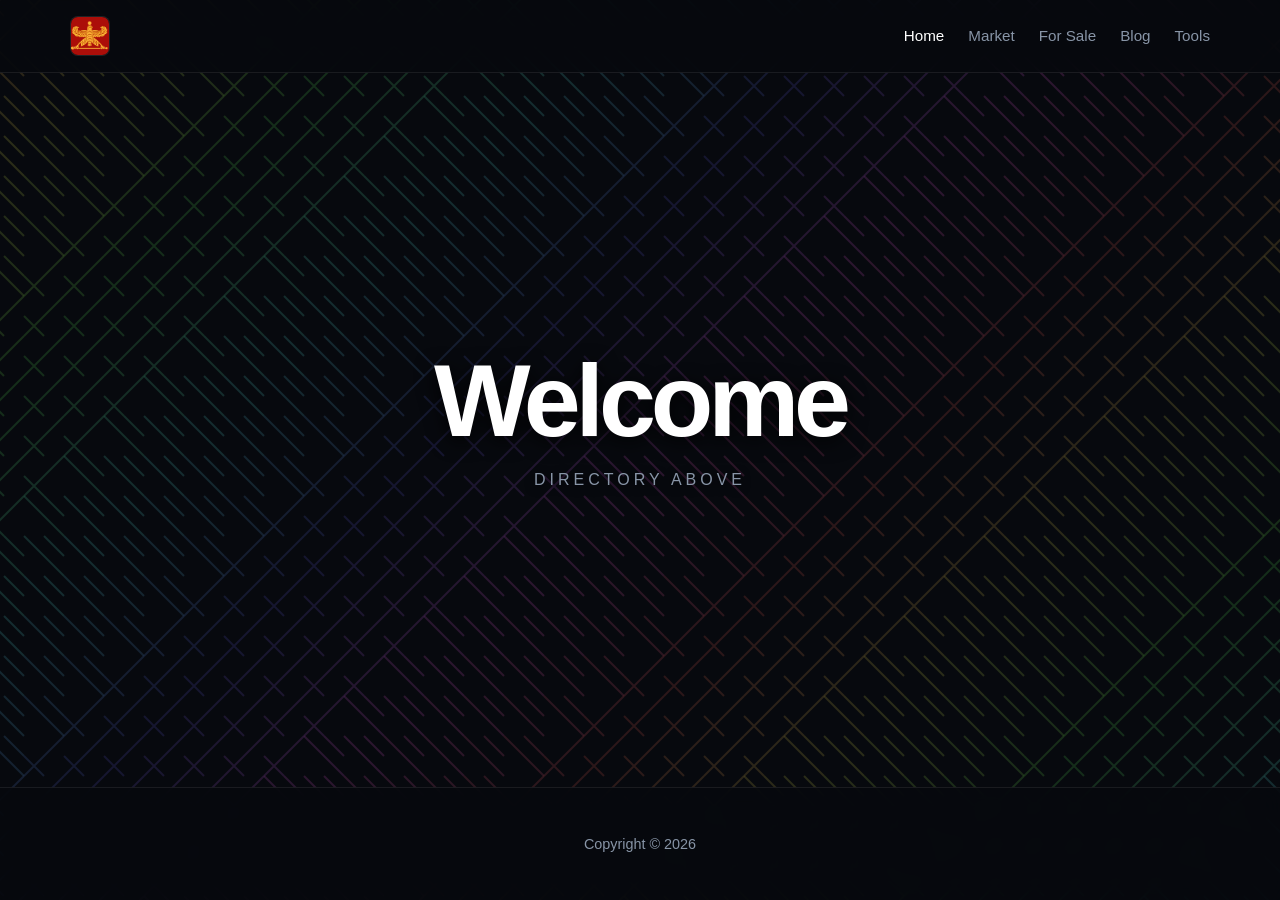
<file: index.html>
<!DOCTYPE html>
<html lang="en">
<head>
  <meta charset="UTF-8" />
  <meta name="viewport" content="width=device-width, initial-scale=1.0" />
  <title>Home</title>
  <link rel="icon" type="image/png" href="logowebsite1.png" />
  <link rel="stylesheet" href="style.css" />
</head>
<body class="home-locked">
  <header class="site-header">
    <div class="container nav">
      <a href="index.html" class="logo-image-link">
        <img src="logowebsite1.png" alt="Logo" class="site-logo-image" />
      </a>

      <nav class="nav-links">
        <a href="index.html" class="active">Home</a>
        <a href="market.html">Market</a>
        <a href="forsale.html">For Sale</a>
        <a href="blog.html">Blog</a>
        <a href="./tools/">Tools</a>
      </nav>
    </div>
  </header>

  <main class="home-main">
    <div class="container hero-center">
      <h1>Welcome</h1>
      <p>directory above</p>
    </div>
  </main>

  <footer class="site-footer home-footer">
    <div class="container">
      <p>Copyright © 2026</p>
    </div>
  </footer>

  <script src="background.js"></script>
</body>
</html>
</file>
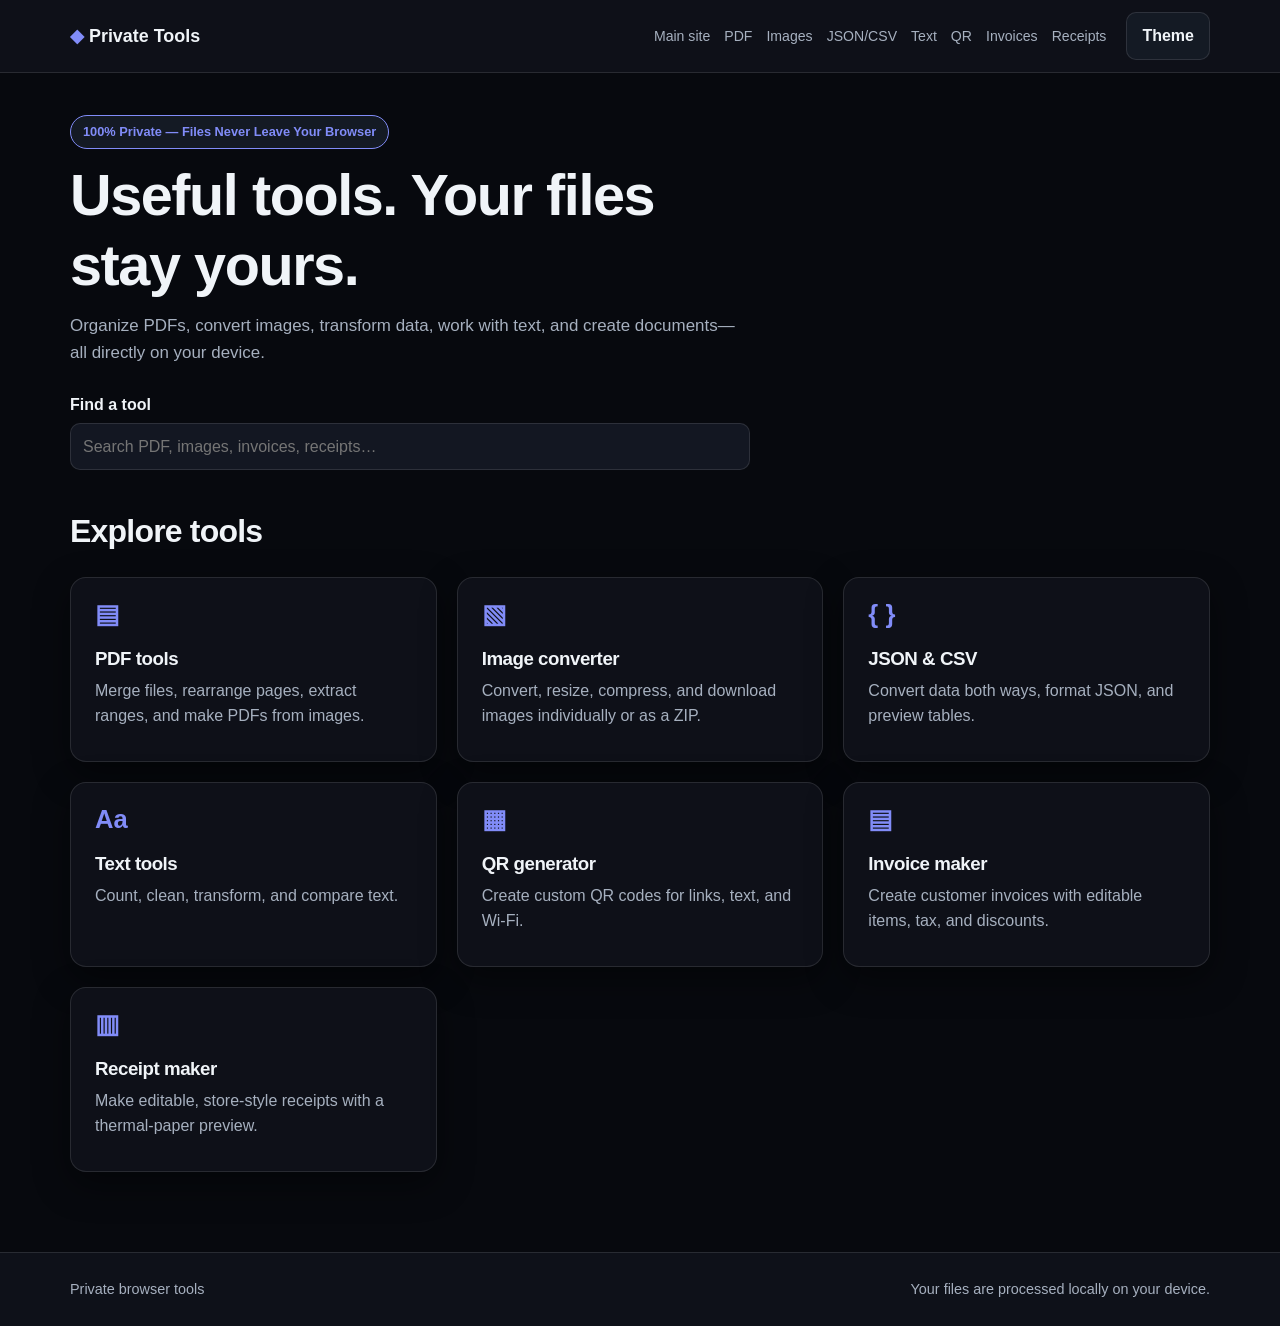
<file: tools/index.html>
<!doctype html>
<html lang="en">
<head>
  <meta charset="utf-8">
  <meta name="viewport" content="width=device-width, initial-scale=1">
  <meta name="color-scheme" content="dark light">

  <title>Private Browser Tools | PDFs, Images, Data, Text & More</title>
  <meta name="description" content="Free browser-based PDF, image, JSON, CSV, text, QR, invoice and receipt tools. Your files stay on your device.">

  <meta property="og:type" content="website">
  <meta property="og:url" content="https://christavakoli.com/tools/">
  <meta property="og:title" content="Private Browser Tools">
  <meta property="og:description" content="Practical utilities that process your files locally in your browser.">

  <link rel="canonical" href="https://christavakoli.com/tools/">
  <link rel="stylesheet" href="../css/tools.css">

  <script type="application/ld+json">
    {
      "@context": "https://schema.org",
      "@type": "WebApplication",
      "name": "Private Browser Tools",
      "url": "https://christavakoli.com/tools/",
      "applicationCategory": "UtilitiesApplication",
      "operatingSystem": "Any modern browser",
      "description": "Browser-based PDF, image, data, text, QR, invoice and receipt utilities."
    }
  </script>

  <style>
    /* Small landing-page refinements; other tools are unaffected. */
    .utility-site .tools-landing .hero {
      max-width: 780px;
      margin-bottom: 42px;
    }

    .utility-site .tools-landing .hero h1 {
      max-width: 700px;
    }

    .utility-site .tools-landing .hero > p {
      max-width: 680px;
      margin-bottom: 26px;
    }

    .utility-site .tools-landing #tool-search {
      max-width: 680px;
    }

    .utility-site .tools-landing .tool-grid {
      align-items: stretch;
    }

    .utility-site .tools-landing .tool-card {
      display: flex;
      flex-direction: column;
      min-height: 185px;
    }

    .utility-site .tools-landing .tool-card h3 {
      margin-bottom: 9px;
    }

    .utility-site .tools-landing .tool-card p {
      line-height: 1.55;
    }

    .utility-site .tools-landing .card-icon {
      line-height: 1;
      margin-bottom: 20px;
    }

    @media (max-width: 620px) {
      .utility-site .tools-landing .tool-card {
        min-height: 0;
      }
    }
  </style>

  <script src="../js/shared.js" defer></script>
</head>

<body class="utility-site" data-home="./">
  <div id="tools-header"></div>

  <main class="wrap main-content tools-landing">
    <section class="hero" aria-labelledby="hero-heading">
      <span class="trust-badge">
        100% Private — Files Never Leave Your Browser
      </span>

      <h1 id="hero-heading">Useful tools. Your files stay yours.</h1>

      <p>
        Organize PDFs, convert images, transform data, work with text,
        and create documents—all directly on your device.
      </p>

      <label for="tool-search">Find a tool</label>
      <input
        id="tool-search"
        type="search"
        autocomplete="off"
        placeholder="Search PDF, images, invoices, receipts…"
      >
    </section>

    <!-- AD_SLOT_TOP: Paste an optional ad snippet inside this empty container. -->
    <div class="ad-slot" aria-label="Advertisement"></div>

    <section aria-labelledby="browse-heading">
      <h2 id="browse-heading">Explore tools</h2>

      <div class="tool-grid" id="tool-grid">
        <a
          class="tool-card panel"
          href="./merge-pdf.html"
          data-search="pdf merge split extract reorder pages images"
        >
          <span class="card-icon" aria-hidden="true">▤</span>
          <h3>PDF tools</h3>
          <p>
            Merge files, rearrange pages, extract ranges, and make PDFs
            from images.
          </p>
        </a>

        <a
          class="tool-card panel"
          href="./image-converter.html"
          data-search="image convert png jpg jpeg webp avif resize compress exif zip"
        >
          <span class="card-icon" aria-hidden="true">▧</span>
          <h3>Image converter</h3>
          <p>
            Convert, resize, compress, and download images individually
            or as a ZIP.
          </p>
        </a>

        <a
          class="tool-card panel"
          href="./json-csv.html"
          data-search="json csv convert validate format preview table"
        >
          <span class="card-icon" aria-hidden="true">{ }</span>
          <h3>JSON &amp; CSV</h3>
          <p>
            Convert data both ways, format JSON, and preview tables.
          </p>
        </a>

        <a
          class="tool-card panel"
          href="./text-tools.html"
          data-search="text words characters reading time whitespace case diff compare"
        >
          <span class="card-icon" aria-hidden="true">Aa</span>
          <h3>Text tools</h3>
          <p>
            Count, clean, transform, and compare text.
          </p>
        </a>

        <a
          class="tool-card panel"
          href="./qr-generator.html"
          data-search="qr code link url wifi wi-fi png svg"
        >
          <span class="card-icon" aria-hidden="true">▦</span>
          <h3>QR generator</h3>
          <p>
            Create custom QR codes for links, text, and Wi-Fi.
          </p>
        </a>

        <a
          class="tool-card panel"
          href="./invoice-maker.html"
          data-search="invoice maker billing customer line items tax discount print pdf"
        >
          <span class="card-icon" aria-hidden="true">▤</span>
          <h3>Invoice maker</h3>
          <p>
            Create customer invoices with editable items, tax, and discounts.
          </p>
        </a>

        <a
          class="tool-card panel"
          href="./receipt-maker.html"
          data-search="receipt maker store thermal paper barcode items tax print pdf"
        >
          <span class="card-icon" aria-hidden="true">▥</span>
          <h3>Receipt maker</h3>
          <p>
            Make editable, store-style receipts with a thermal-paper preview.
          </p>
        </a>
      </div>

      <p id="no-results" class="subtle" hidden>
        No tools match your search.
      </p>
    </section>
  </main>

  <div id="tools-footer"></div>

  <script>
    document.getElementById("tool-search").addEventListener(
      "input",
      function () {
        const query = this.value.trim().toLowerCase();
        let matches = 0;

        document.querySelectorAll(".tool-card").forEach(card => {
          const searchable = (
            card.textContent + " " + card.dataset.search
          ).toLowerCase();

          card.hidden = !searchable.includes(query);

          if (!card.hidden) {
            matches++;
          }
        });

        document.getElementById("no-results").hidden =
          matches !== 0;
      }
    );
  </script>
</body>
</html>
</file>
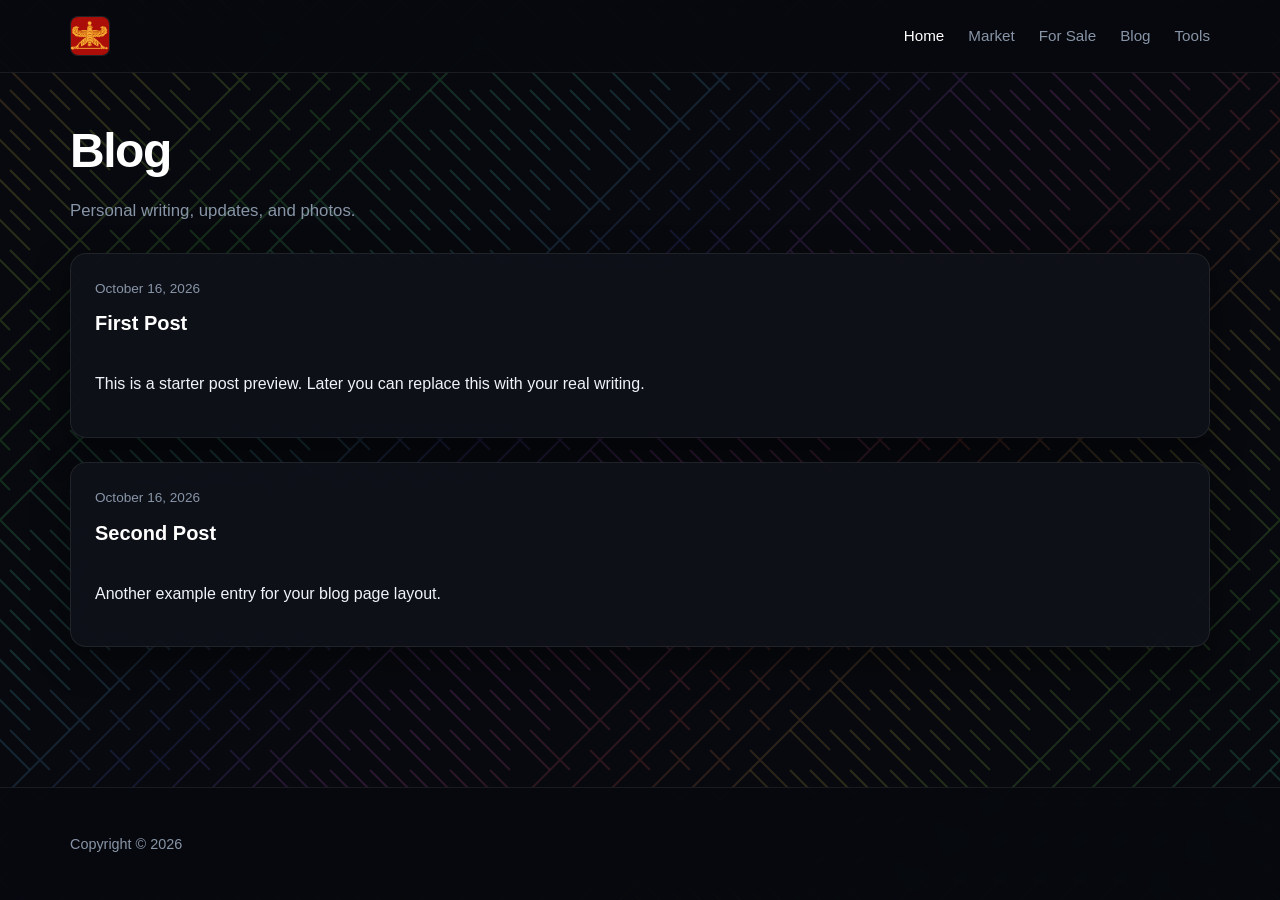
<file: blog.html>
<!DOCTYPE html>
<html lang="en">
<head>
  <meta charset="UTF-8" />
  <meta name="viewport" content="width=device-width, initial-scale=1.0" />
  <title>Blog</title>
  <link rel="icon" type="image/png" href="logowebsite1.png" />
  <link rel="stylesheet" href="style.css" />
</head>
<body>
  <header class="site-header">
    <div class="container nav">
      <a href="index.html" class="logo-image-link">
        <img src="logowebsite1.png" alt="Logo" class="site-logo-image" />
      </a>
      <nav class="nav-links">
        <a href="index.html" class="active">Home</a>
        <a href="market.html">Market</a>
        <a href="forsale.html">For Sale</a>
        <a href="blog.html">Blog</a>
        <a href="./tools/">Tools</a>
      </nav>
    </div>
  </header>

  <main class="section">
    <div class="container">
      <h1 class="section-title">Blog</h1>
      <p class="section-subtitle">
        Personal writing, updates, and photos.
      </p>

      <div class="grid">
        <article class="card blog-preview">
          <div class="meta">October 16, 2026</div>
          <h3>First Post</h3>
          <p>
            This is a starter post preview. Later you can replace this
            with your real writing.
          </p>
        </article>

        <article class="card blog-preview">
          <div class="meta">October 16, 2026</div>
          <h3>Second Post</h3>
          <p>
            Another example entry for your blog page layout.
          </p>
        </article>
      </div>
    </div>
  </main>

  <footer class="site-footer">
    <div class="container">
      <p>Copyright © 2026</p>
    </div>
  </footer>

  <script src="background.js"></script>
</body>
</html>
</file>
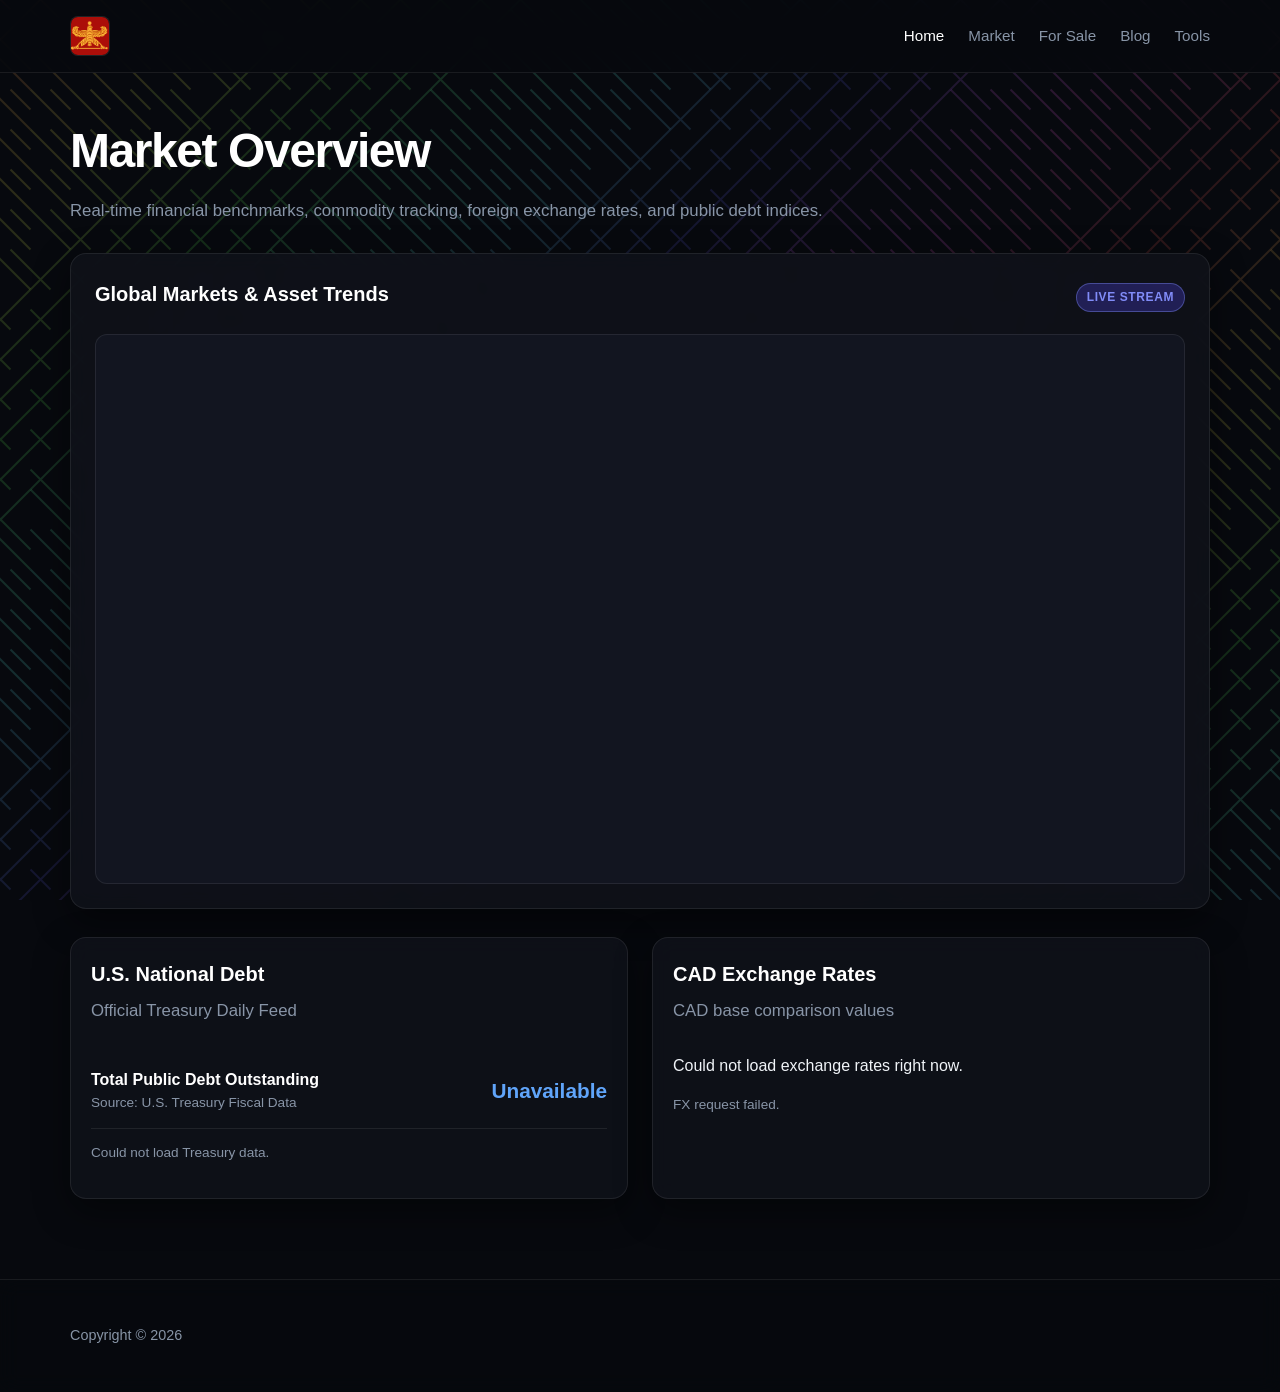
<file: market.html>
<!DOCTYPE html>
<html lang="en">
<head>
  <meta charset="UTF-8" />
  <meta name="viewport" content="width=device-width, initial-scale=1.0" />
  <title>Market</title>
  <link rel="icon" type="image/png" href="logowebsite1.png" />
  <link rel="stylesheet" href="style.css" />
</head>
<body>
  <header class="site-header">
    <div class="container nav">
      <a href="index.html" class="logo-image-link">
        <img src="logowebsite1.png" alt="Logo" class="site-logo-image" />
      </a>
      <nav class="nav-links">
         <a href="index.html" class="active">Home</a>
        <a href="market.html">Market</a>
        <a href="forsale.html">For Sale</a>
        <a href="blog.html">Blog</a>
        <a href="./tools/">Tools</a>
      </nav>
    </div>
  </header>

  <main class="section">
    <div class="container">
      <h1 class="section-title">Market Overview</h1>
      <p class="section-subtitle">
        Real-time financial benchmarks, commodity tracking, foreign exchange rates, and public debt indices.
      </p>

      <div class="market-stack">
        <div class="card widget-card">
          <div class="card-header">
            <h3>Global Markets & Asset Trends</h3>
            <span class="badge">Live Stream</span>
          </div>

          <div class="widget-frame">
            <script type="module" src="https://widgets.tradingview-widget.com/w/en/tv-market-overview.js"></script>
            <tv-market-overview
              color-theme="dark"
              locale="en"
              width="100%"
              height="550"
              date-range="12M"
              show-chart="true"
              is-transparent="true"
              symbol-sectors='[
                {
                  "sectionName":"Indices",
                  "symbols":[
                    "FOREXCOM:SPXUSD",
                    "FOREXCOM:NSXUSD",
                    "FOREXCOM:DJI",
                    "FOREXCOM:UKXGBP"
                  ]
                },
                {
                  "sectionName":"Metals & Energy",
                  "symbols":[
                    "TVC:GOLD",
                    "TVC:SILVER",
                    "TVC:COPPER",
                    "TVC:USOIL"
                  ]
                },
                {
                  "sectionName":"Forex",
                  "symbols":[
                    "FX:USDCAD",
                    "FX:EURUSD",
                    "FX:GBPUSD",
                    "FX:USDJPY",
                    "FX:USDCHF",
                    "FX:AUDUSD"
                  ]
                },
                {
                  "sectionName":"Crypto",
                  "symbols":[
                    "BITSTAMP:BTCUSD",
                    "BITSTAMP:ETHUSD",
                    "CRYPTO:XRPUSD",
                    "BINANCE:SOLUSDT"
                  ]
                }
              ]'>
            </tv-market-overview>
          </div>
        </div>

        <div class="grid grid-2">
          <div class="card card-tight">
            <h3>U.S. National Debt</h3>
            <p class="section-subtitle">Official Treasury Daily Feed</p>

            <div class="market-item">
              <div>
                <div class="asset-name">Total Public Debt Outstanding</div>
                <div class="asset-meta">Source: U.S. Treasury Fiscal Data</div>
              </div>
              <div class="price highlighted-price" id="us-debt-value">Loading...</div>
            </div>

            <p class="meta" id="us-debt-date">Fetching latest available date...</p>
          </div>

          <div class="card card-tight">
            <h3>CAD Exchange Rates</h3>
            <p class="section-subtitle">
              CAD base comparison values
            </p>

            <div id="fx-rates-list">
              <div class="market-item">
                <div>
                  <div class="asset-name">Loading exchange rates...</div>
                </div>
              </div>
            </div>

            <p class="meta" id="fx-date">Fetching latest FX date...</p>
          </div>
        </div>
      </div>
    </div>
  </main>

  <footer class="site-footer">
    <div class="container">
      <p>Copyright © 2026</p>
    </div>
  </footer>

  <script>
    async function loadDebtData() {
      const debtValue = document.getElementById("us-debt-value");
      const debtDate = document.getElementById("us-debt-date");

      try {
        const response = await fetch("https://api.fiscaldata.treasury.gov/services/api/fiscal_service/v2/accounting/od/debt_to_penny?sort=-record_date&page[size]=1");
        const data = await response.json();

        if (data.data && data.data.length > 0) {
          const latest = data.data[0];
          const amount = Number(latest.tot_pub_debt_out_amt);
          const formatted = amount.toLocaleString("en-US", {
            style: "currency",
            currency: "USD",
            maximumFractionDigits: 0
          });

          debtValue.textContent = formatted;
          debtDate.textContent = "Treasury date: " + latest.record_date;
        } else {
          debtValue.textContent = "Unavailable";
          debtDate.textContent = "No debt data returned.";
        }
      } catch (error) {
        debtValue.textContent = "Unavailable";
        debtDate.textContent = "Could not load Treasury data.";
      }
    }

    async function loadCadRates() {
      const fxList = document.getElementById("fx-rates-list");
      const fxDate = document.getElementById("fx-date");
      const targets = ["USD", "CNY", "AUD", "EUR", "GBP", "IRR"];
      const names = {
        USD: "U.S. Dollar",
        CNY: "Chinese Yuan",
        AUD: "Australian Dollar",
        EUR: "Euro",
        GBP: "British Pound",
        IRR: "Iranian Rial"
      };

      try {
        const response = await fetch(
          "https://api.frankfurter.dev/v1/latest?from=CAD&symbols=" + targets.join(",")
        );
        const data = await response.json();

        fxList.innerHTML = "";

        if (!data.rates) {
          fxList.innerHTML = "<p>Exchange rates unavailable right now.</p>";
          fxDate.textContent = "No FX data returned.";
          return;
        }

        targets.forEach(code => {
          const rate = data.rates[code];
          const row = document.createElement("div");
          row.className = "market-item";

          row.innerHTML = `
            <div>
              <div class="asset-name">CAD / ${code}</div>
              <div class="asset-meta">${names[code]}</div>
            </div>
            <div class="price">${rate !== undefined ? Number(rate).toLocaleString() : "Unavailable"}</div>
          `;

          fxList.appendChild(row);
        });

        fxDate.textContent = data.date
          ? "FX Date: " + data.date
          : "FX date unavailable.";
      } catch (error) {
        fxList.innerHTML = "<p>Could not load exchange rates right now.</p>";
        fxDate.textContent = "FX request failed.";
      }
    }

    loadDebtData();
    loadCadRates();
  </script>
  <script src="background.js"></script>
</body>
</html>
</file>
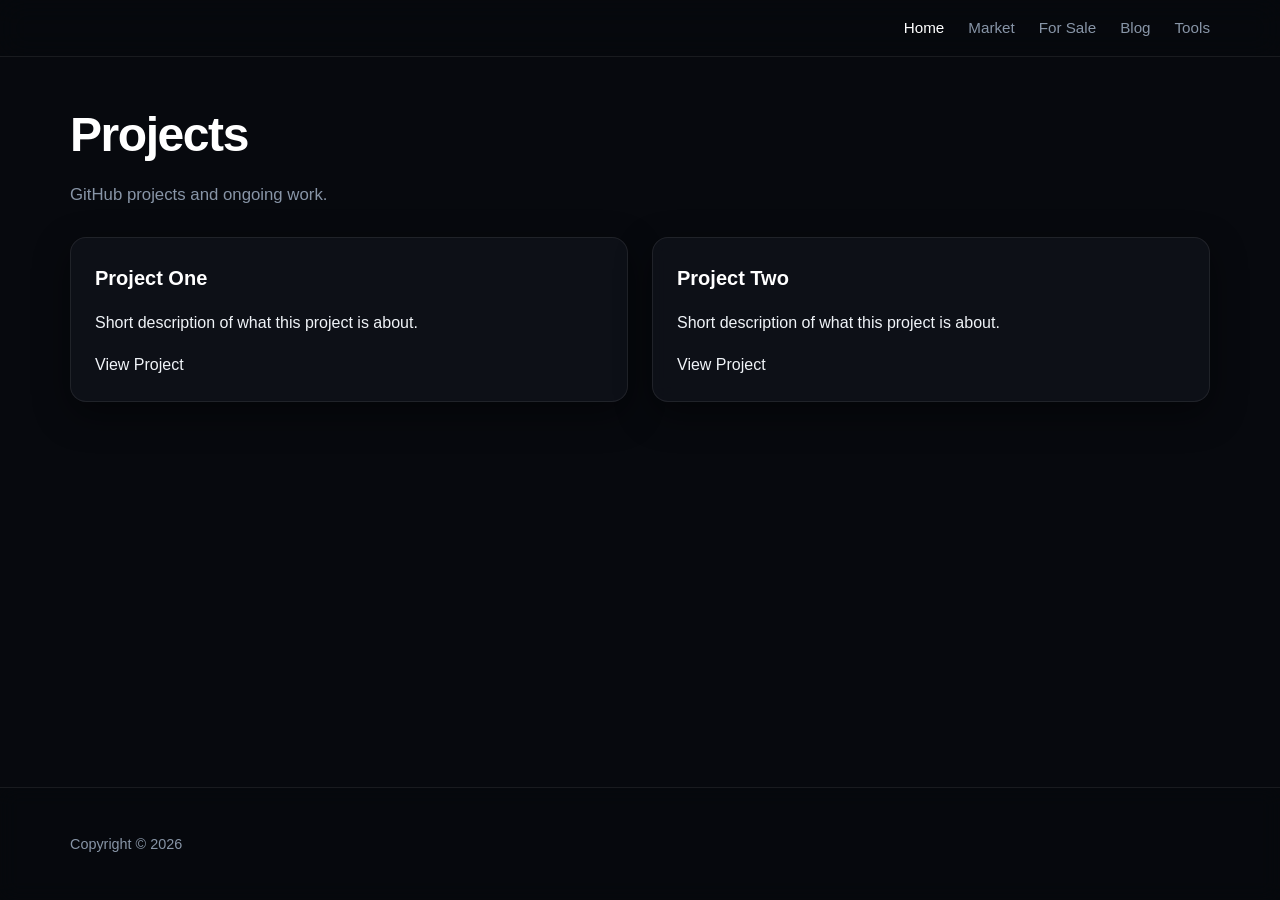
<file: projects.html>
<!DOCTYPE html>
<html lang="en">
<head>
  <meta charset="UTF-8" />
  <meta name="viewport" content="width=device-width, initial-scale=1.0" />
  <title>Projects | </title>
  <link rel="stylesheet" href="style.css" />
</head>
<body>
  <header class="site-header">
    <div class="container nav">
      <a href="index.html" class="logo"></a>
      <nav class="nav-links">
        <a href="index.html" class="active">Home</a>
        <a href="market.html">Market</a>
        <a href="forsale.html">For Sale</a>
        <a href="blog.html">Blog</a>
        <a href="./tools/">Tools</a>
      </nav>
    </div>
  </header>

  <main class="section">
    <div class="container">
      <h1 class="section-title">Projects</h1>
      <p class="section-subtitle">
        GitHub projects and ongoing work.
      </p>

      <div class="grid grid-2">
        <article class="card project-card">
          <h3>Project One</h3>
          <p>Short description of what this project is about.</p>
          <a class="button" href="#">View Project</a>
        </article>

        <article class="card project-card">
          <h3>Project Two</h3>
          <p>Short description of what this project is about.</p>
          <a class="button" href="#">View Project</a>
        </article>
      </div>
    </div>
  </main>

    <footer class="site-footer">
    <div class="container">
    <p>Copyright © 2026</p>
    </div>
    </footer>
</body>
</html>
</file>
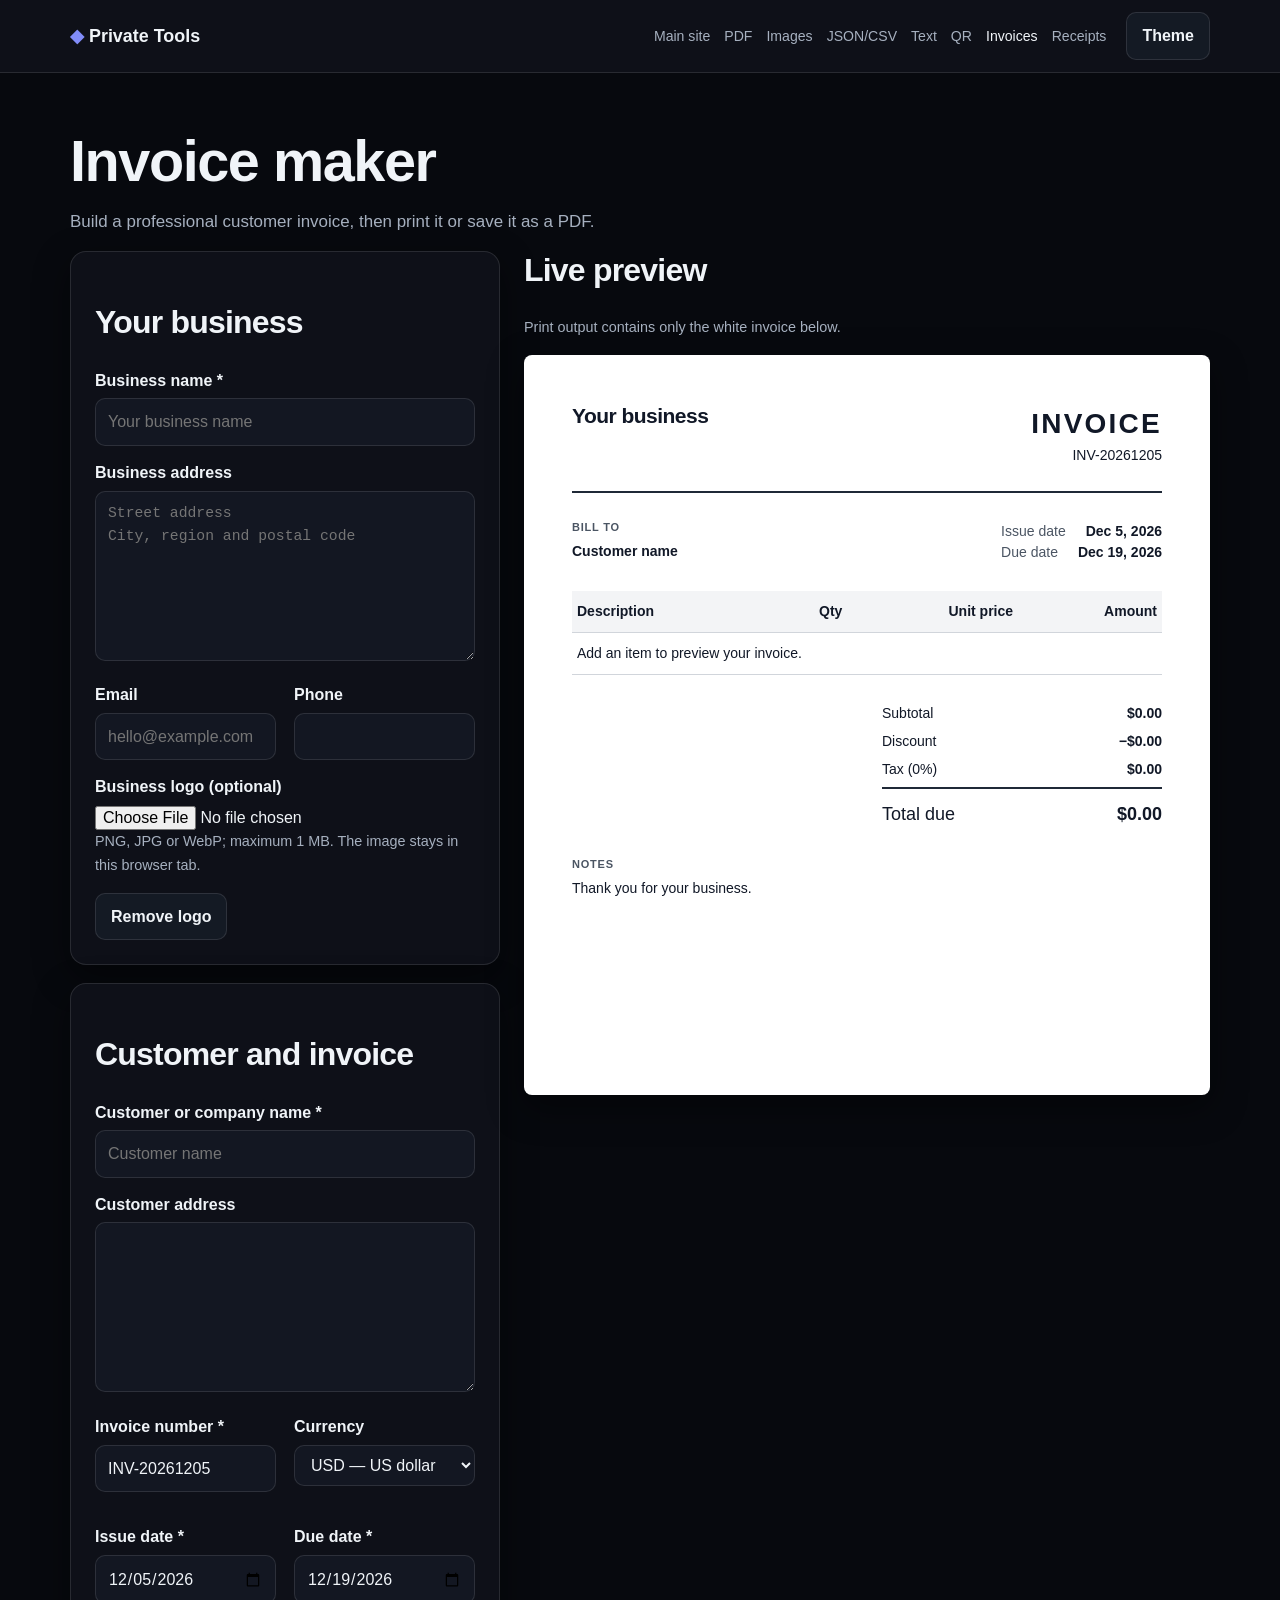
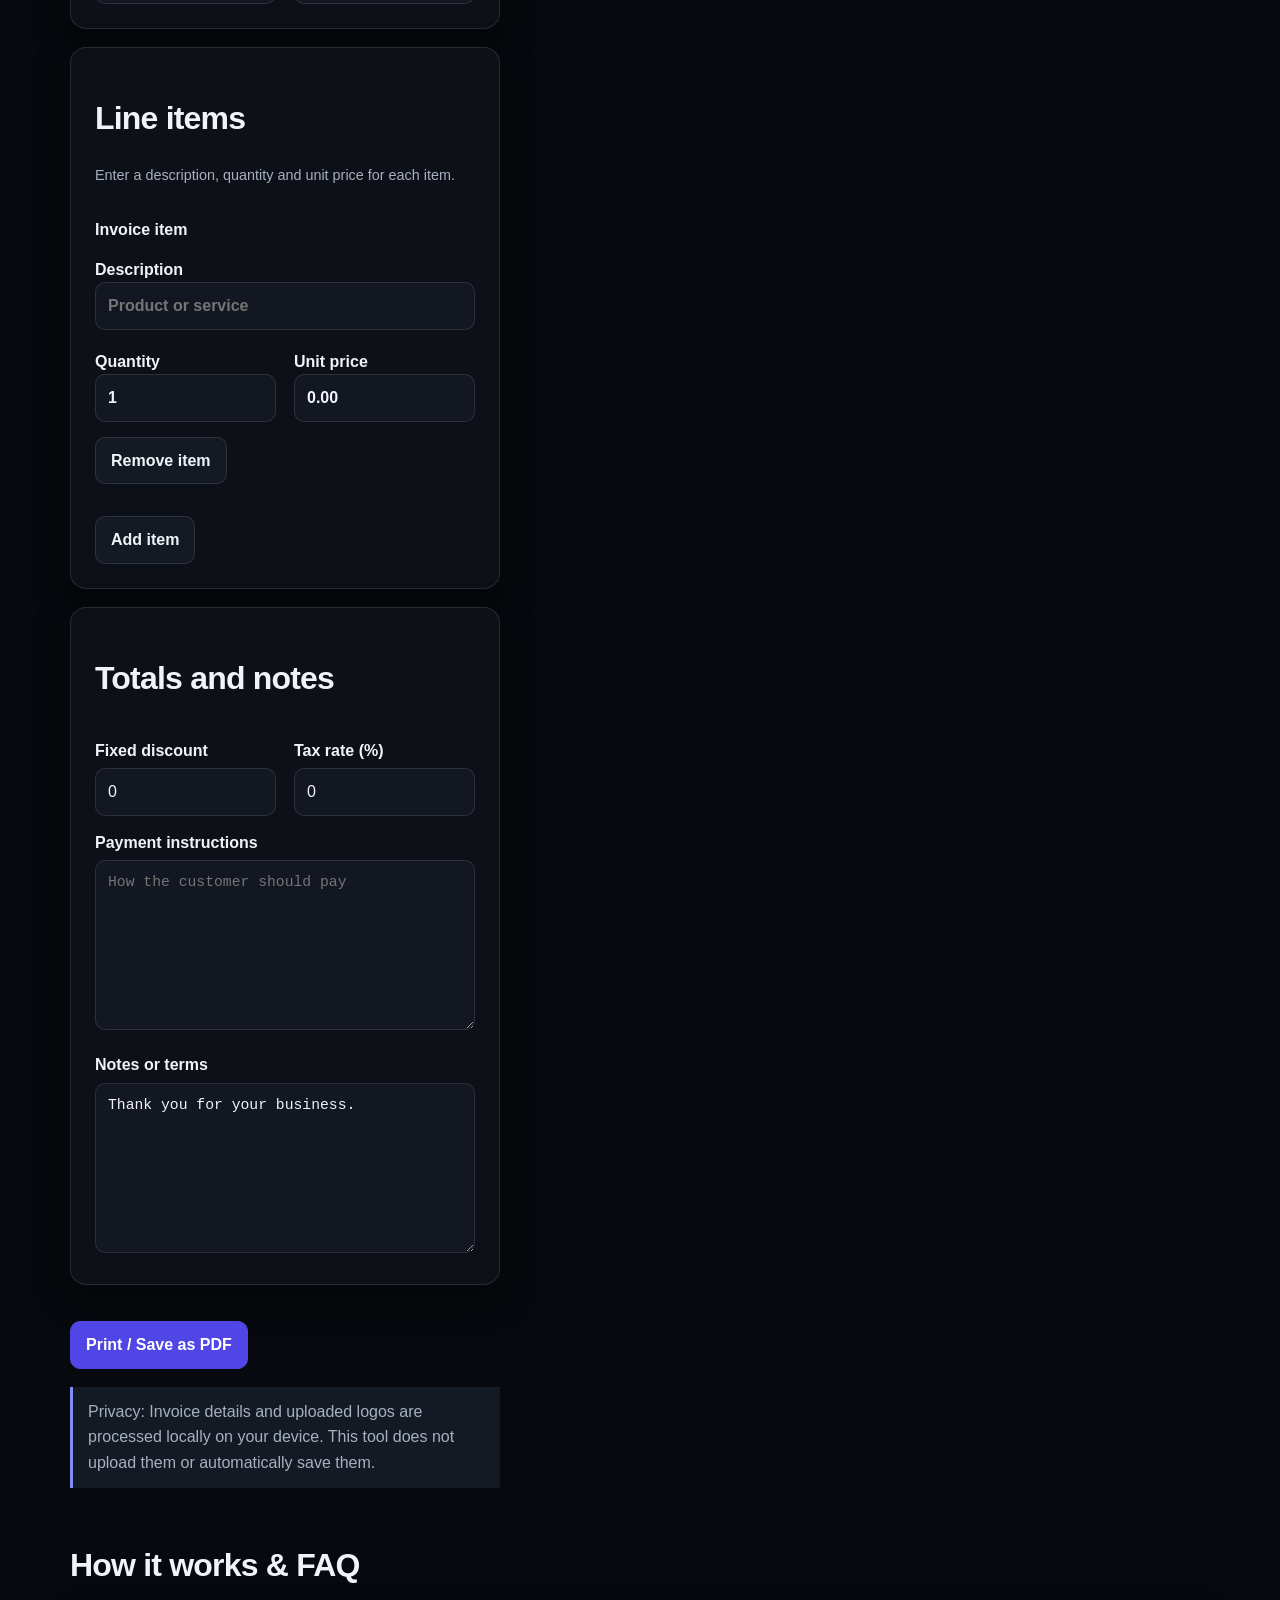
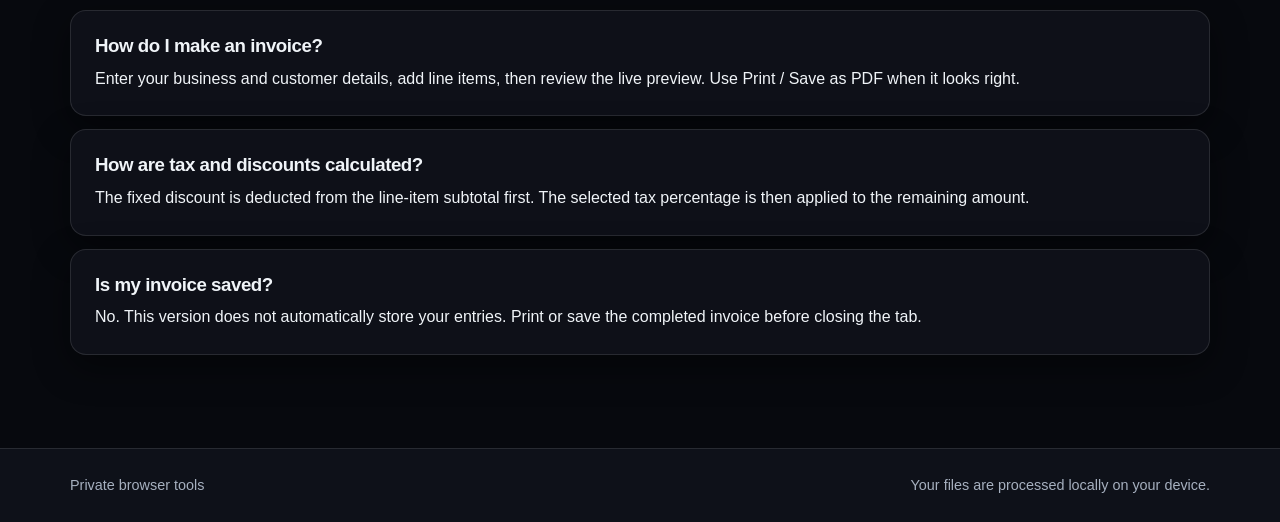
<file: tools/invoice-maker.html>
<!doctype html>
<html lang="en">
<head>
  <meta charset="utf-8">
  <meta name="viewport" content="width=device-width, initial-scale=1">
  <meta name="color-scheme" content="dark light">

  <title>Free Private Invoice Maker & Printable Invoice | Christa Vakoli</title>
  <meta name="description" content="Create an editable customer invoice with line items, discounts and tax. Preview, print or save as PDF without uploading customer information.">
  <meta property="og:type" content="website">
  <meta property="og:url" content="https://christavakoli.com/tools/invoice-maker.html">
  <meta property="og:title" content="Private Invoice Maker">
  <meta property="og:description" content="Create and print customer invoices directly in your browser.">
  <link rel="canonical" href="https://christavakoli.com/tools/invoice-maker.html">

  <link rel="stylesheet" href="../css/tools.css">

  <script type="application/ld+json">
    {
      "@context": "https://schema.org",
      "@type": "WebApplication",
      "name": "Private Invoice Maker",
      "url": "https://christavakoli.com/tools/invoice-maker.html",
      "applicationCategory": "BusinessApplication",
      "operatingSystem": "Any modern browser",
      "description": "Create, preview and print customer invoices locally in the browser."
    }
  </script>

  <script src="../js/shared.js" defer></script>
  <script src="../js/document-tools.js" defer></script>
  <script src="../js/invoice-maker.js" defer></script>
</head>
<body class="utility-site document-page invoice-page" data-home="./">
  <div id="tools-header"></div>

  <main class="wrap main-content">
    <h1>Invoice maker</h1>
    <p class="page-intro">
      Build a professional customer invoice, then print it or save it as a PDF.
    </p>

    <!-- AD_SLOT_TOP: Paste an optional ad snippet inside this empty container. -->
    <div class="ad-slot" aria-label="Advertisement"></div>

    <div id="error-banner" class="error-banner" role="alert" hidden></div>

    <div class="document-workspace">
      <div class="document-editor">
        <section class="panel" aria-labelledby="business-heading">
          <h2 id="business-heading">Your business</h2>

          <label for="inv-business">Business name *</label>
          <input id="inv-business" type="text" maxlength="100" required
                 placeholder="Your business name">

          <label for="inv-address">Business address</label>
          <textarea id="inv-address" rows="3"
                    placeholder="Street address&#10;City, region and postal code"></textarea>

          <div class="cols-2">
            <div>
              <label for="inv-email">Email</label>
              <input id="inv-email" type="email" maxlength="120"
                     placeholder="hello@example.com">
            </div>
            <div>
              <label for="inv-phone">Phone</label>
              <input id="inv-phone" type="text" maxlength="60">
            </div>
          </div>

          <label for="inv-logo">Business logo (optional)</label>
          <input id="inv-logo" type="file"
                 accept=".png,.jpg,.jpeg,.webp,image/png,image/jpeg,image/webp">
          <p class="hint">
            PNG, JPG or WebP; maximum 1 MB. The image stays in this browser tab.
          </p>
          <button id="inv-remove-logo" class="btn" type="button">
            Remove logo
          </button>
        </section>

        <section class="panel" aria-labelledby="customer-heading">
          <h2 id="customer-heading">Customer and invoice</h2>

          <label for="inv-customer">Customer or company name *</label>
          <input id="inv-customer" type="text" maxlength="100" required
                 placeholder="Customer name">

          <label for="inv-customer-address">Customer address</label>
          <textarea id="inv-customer-address" rows="3"></textarea>

          <div class="cols-2">
            <div>
              <label for="inv-number">Invoice number *</label>
              <input id="inv-number" type="text" maxlength="40" required
                     placeholder="INV-001">
            </div>
            <div>
              <label for="inv-currency">Currency</label>
              <select id="inv-currency">
                <option value="USD">USD — US dollar</option>
                <option value="GBP">GBP — British pound</option>
                <option value="EUR">EUR — euro</option>
                <option value="CAD">CAD — Canadian dollar</option>
                <option value="AUD">AUD — Australian dollar</option>
              </select>
            </div>
            <div>
              <label for="inv-date">Issue date *</label>
              <input id="inv-date" type="date" required>
            </div>
            <div>
              <label for="inv-due">Due date *</label>
              <input id="inv-due" type="date" required>
            </div>
          </div>
        </section>

        <section class="panel" aria-labelledby="items-heading">
          <h2 id="items-heading">Line items</h2>
          <p class="hint">
            Enter a description, quantity and unit price for each item.
          </p>

          <div id="inv-items" class="editable-items"></div>

          <div class="actions">
            <button id="inv-add-item" class="btn" type="button">
              Add item
            </button>
          </div>
        </section>

        <section class="panel" aria-labelledby="totals-heading">
          <h2 id="totals-heading">Totals and notes</h2>

          <div class="cols-2">
            <div>
              <label for="inv-discount">Fixed discount</label>
              <input id="inv-discount" type="number" min="0"
                     max="1000000" step="0.01" value="0">
            </div>
            <div>
              <label for="inv-tax">Tax rate (%)</label>
              <input id="inv-tax" type="number" min="0"
                     max="100" step="0.01" value="0">
            </div>
          </div>

          <label for="inv-payment">Payment instructions</label>
          <textarea id="inv-payment" rows="2"
                    placeholder="How the customer should pay"></textarea>

          <label for="inv-notes">Notes or terms</label>
          <textarea id="inv-notes" rows="2"
                    placeholder="Thank you for your business."></textarea>
        </section>

        <div class="actions document-actions">
          <button id="inv-print" class="btn primary" type="button">
            Print / Save as PDF
          </button>
        </div>

        <p class="privacy-notice">
          Privacy: Invoice details and uploaded logos are processed locally on
          your device. This tool does not upload them or automatically save them.
        </p>
      </div>

      <div class="document-preview-column">
        <h2>Live preview</h2>
        <p class="hint">Print output contains only the white invoice below.</p>

        <article id="invoice-paper" class="document-paper invoice-paper"
                 aria-label="Invoice preview">
          <header class="invoice-heading">
            <div>
              <img id="out-inv-logo" class="invoice-logo" alt=""
                   hidden>
              <h2 id="out-inv-business"></h2>
              <div id="out-inv-address" class="preserve-lines"></div>
              <div id="out-inv-contact" class="preserve-lines"></div>
            </div>
            <div class="invoice-title-block">
              <strong>INVOICE</strong>
              <span id="out-inv-number"></span>
            </div>
          </header>

          <div class="invoice-parties">
            <section>
              <h3>Bill to</h3>
              <strong id="out-inv-customer"></strong>
              <div id="out-inv-customer-address" class="preserve-lines"></div>
            </section>

            <section class="invoice-dates">
              <div>
                <span>Issue date</span>
                <strong id="out-inv-date"></strong>
              </div>
              <div>
                <span>Due date</span>
                <strong id="out-inv-due"></strong>
              </div>
            </section>
          </div>

          <table class="invoice-table">
            <thead>
              <tr>
                <th scope="col">Description</th>
                <th scope="col">Qty</th>
                <th scope="col">Unit price</th>
                <th scope="col">Amount</th>
              </tr>
            </thead>
            <tbody id="out-inv-items"></tbody>
          </table>

          <div class="invoice-summary">
            <div><span>Subtotal</span><strong id="out-inv-subtotal"></strong></div>
            <div><span>Discount</span><strong id="out-inv-discount"></strong></div>
            <div><span id="out-inv-tax-label">Tax</span><strong id="out-inv-tax"></strong></div>
            <div class="invoice-grand-total">
              <span>Total due</span><strong id="out-inv-total"></strong>
            </div>
          </div>

          <div id="out-inv-payment-block" class="invoice-note" hidden>
            <h3>Payment instructions</h3>
            <p id="out-inv-payment" class="preserve-lines"></p>
          </div>

          <div id="out-inv-notes-block" class="invoice-note" hidden>
            <h3>Notes</h3>
            <p id="out-inv-notes" class="preserve-lines"></p>
          </div>
        </article>
      </div>
    </div>

    <section class="faq" aria-labelledby="inv-faq-heading">
      <h2 id="inv-faq-heading">How it works & FAQ</h2>

      <div class="panel">
        <h3>How do I make an invoice?</h3>
        <p>Enter your business and customer details, add line items, then review the live preview. Use Print / Save as PDF when it looks right.</p>
      </div>

      <div class="panel">
        <h3>How are tax and discounts calculated?</h3>
        <p>The fixed discount is deducted from the line-item subtotal first. The selected tax percentage is then applied to the remaining amount.</p>
      </div>

      <div class="panel">
        <h3>Is my invoice saved?</h3>
        <p>No. This version does not automatically store your entries. Print or save the completed invoice before closing the tab.</p>
      </div>
    </section>
  </main>

  <div id="tools-footer"></div>
</body>
</html>
</file>
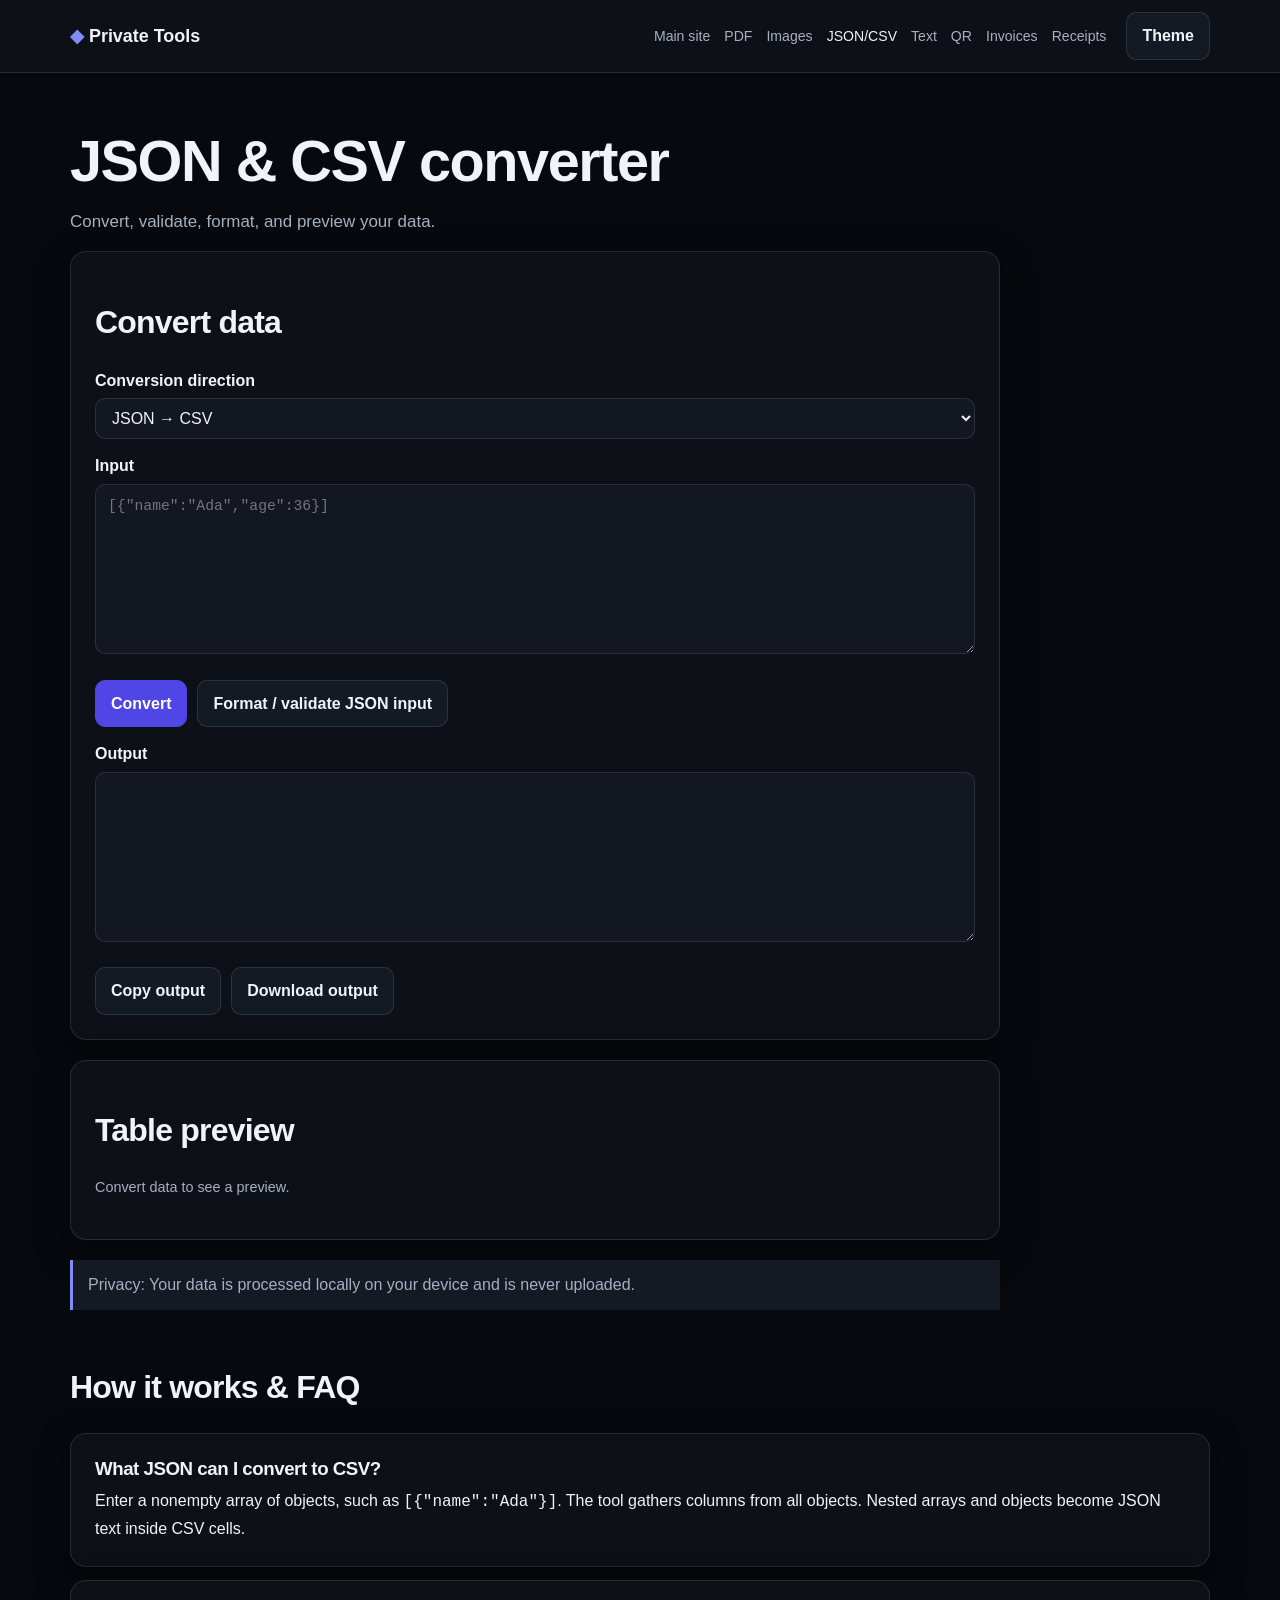
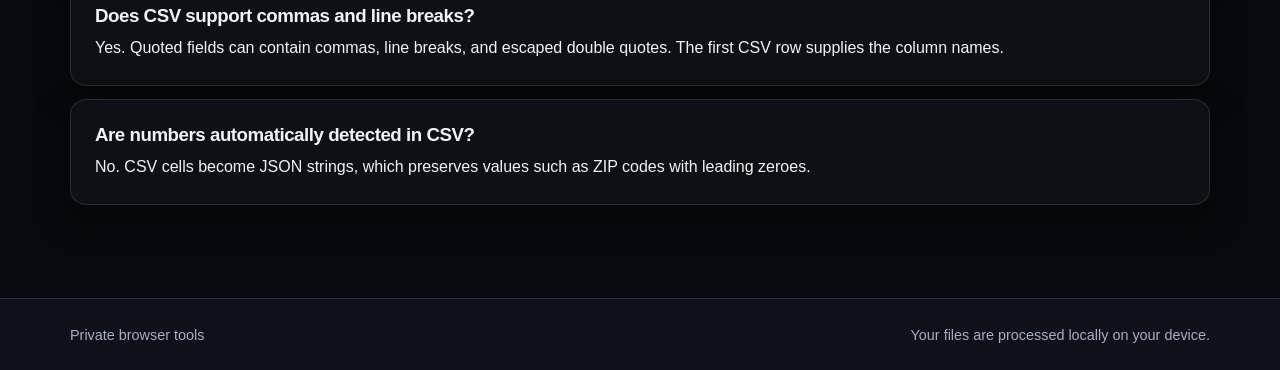
<file: tools/json-csv.html>
<!doctype html>
<html lang="en">
<head>
  <meta charset="utf-8">
  <meta name="viewport" content="width=device-width, initial-scale=1">
  <meta name="color-scheme" content="dark light">
  <title>JSON to CSV & CSV to JSON Converter | Christa Vakoli</title>
  <meta name="description" content="Convert JSON and CSV both ways, validate and format JSON, and preview data in a table. Everything runs locally in your browser.">
  <meta property="og:type" content="website">
  <meta property="og:url" content="https://christavakoli.com/tools/json-csv.html">
  <meta property="og:title" content="Private JSON & CSV Converter">
  <meta property="og:description" content="Convert and preview structured data without uploading it.">
  <link rel="canonical" href="https://christavakoli.com/tools/json-csv.html">
  <link rel="stylesheet" href="../css/tools.css">
  <script type="application/ld+json">
    {
      "@context": "https://schema.org",
      "@type": "WebApplication",
      "name": "JSON and CSV Converter",
      "url": "https://christavakoli.com/tools/json-csv.html",
      "applicationCategory": "UtilitiesApplication",
      "operatingSystem": "Any modern browser",
      "description": "Convert JSON and CSV, format JSON, and preview tables locally."
    }
  </script>
  <script src="../js/shared.js" defer></script>
  <script src="../js/data-tools.js" defer></script>
</head>
<body class="utility-site" data-home="./">
  <div id="tools-header"></div>

  <main class="wrap main-content">
    <h1>JSON & CSV converter</h1>
    <p class="page-intro">Convert, validate, format, and preview your data.</p>

    <!-- AD_SLOT_TOP: Paste an optional ad snippet inside this empty container. -->
    <div class="ad-slot" aria-label="Advertisement"></div>

    <div id="error-banner" class="error-banner" role="alert" hidden></div>

    <div class="tool-layout">
      <div class="stack">
        <section class="panel" aria-labelledby="converter-heading">
          <h2 id="converter-heading">Convert data</h2>

          <label for="conversion-direction">Conversion direction</label>
          <select id="conversion-direction">
            <option value="json-to-csv">JSON → CSV</option>
            <option value="csv-to-json">CSV → JSON</option>
          </select>

          <label for="data-input">Input</label>
          <textarea id="data-input" spellcheck="false"
                    placeholder='[{"name":"Ada","age":36}]'></textarea>

          <div class="actions">
            <button id="convert-data" type="button" class="btn primary">
              Convert
            </button>
            <button id="format-json" type="button" class="btn">
              Format / validate JSON input
            </button>
          </div>

          <label for="data-output">Output</label>
          <textarea id="data-output" spellcheck="false" readonly
                    aria-label="Converted output"></textarea>

          <div class="actions">
            <button id="copy-output" type="button" class="btn">
              Copy output
            </button>
            <button id="download-output" type="button" class="btn">
              Download output
            </button>
          </div>
        </section>

        <section class="panel" aria-labelledby="preview-heading">
          <h2 id="preview-heading">Table preview</h2>
          <p id="preview-status" class="hint">Convert data to see a preview.</p>
          <div id="table-preview" class="table-scroll"></div>
        </section>

        <p class="privacy-notice">
          Privacy: Your data is processed locally on your device and is never uploaded.
        </p>
      </div>

      <aside>
        <!-- AD_SLOT_SIDEBAR: Paste an optional ad snippet inside this empty container. -->
        <div class="ad-slot" aria-label="Advertisement"></div>
      </aside>
    </div>

    <section class="faq" aria-labelledby="faq-heading">
      <h2 id="faq-heading">How it works & FAQ</h2>

      <div class="panel">
        <h3>What JSON can I convert to CSV?</h3>
        <p>Enter a nonempty array of objects, such as <code>[{"name":"Ada"}]</code>. The tool gathers columns from all objects. Nested arrays and objects become JSON text inside CSV cells.</p>
      </div>

      <div class="panel">
        <h3>Does CSV support commas and line breaks?</h3>
        <p>Yes. Quoted fields can contain commas, line breaks, and escaped double quotes. The first CSV row supplies the column names.</p>
      </div>

      <div class="panel">
        <h3>Are numbers automatically detected in CSV?</h3>
        <p>No. CSV cells become JSON strings, which preserves values such as ZIP codes with leading zeroes.</p>
      </div>
    </section>
  </main>

  <div id="tools-footer"></div>
</body>
</html>
</file>
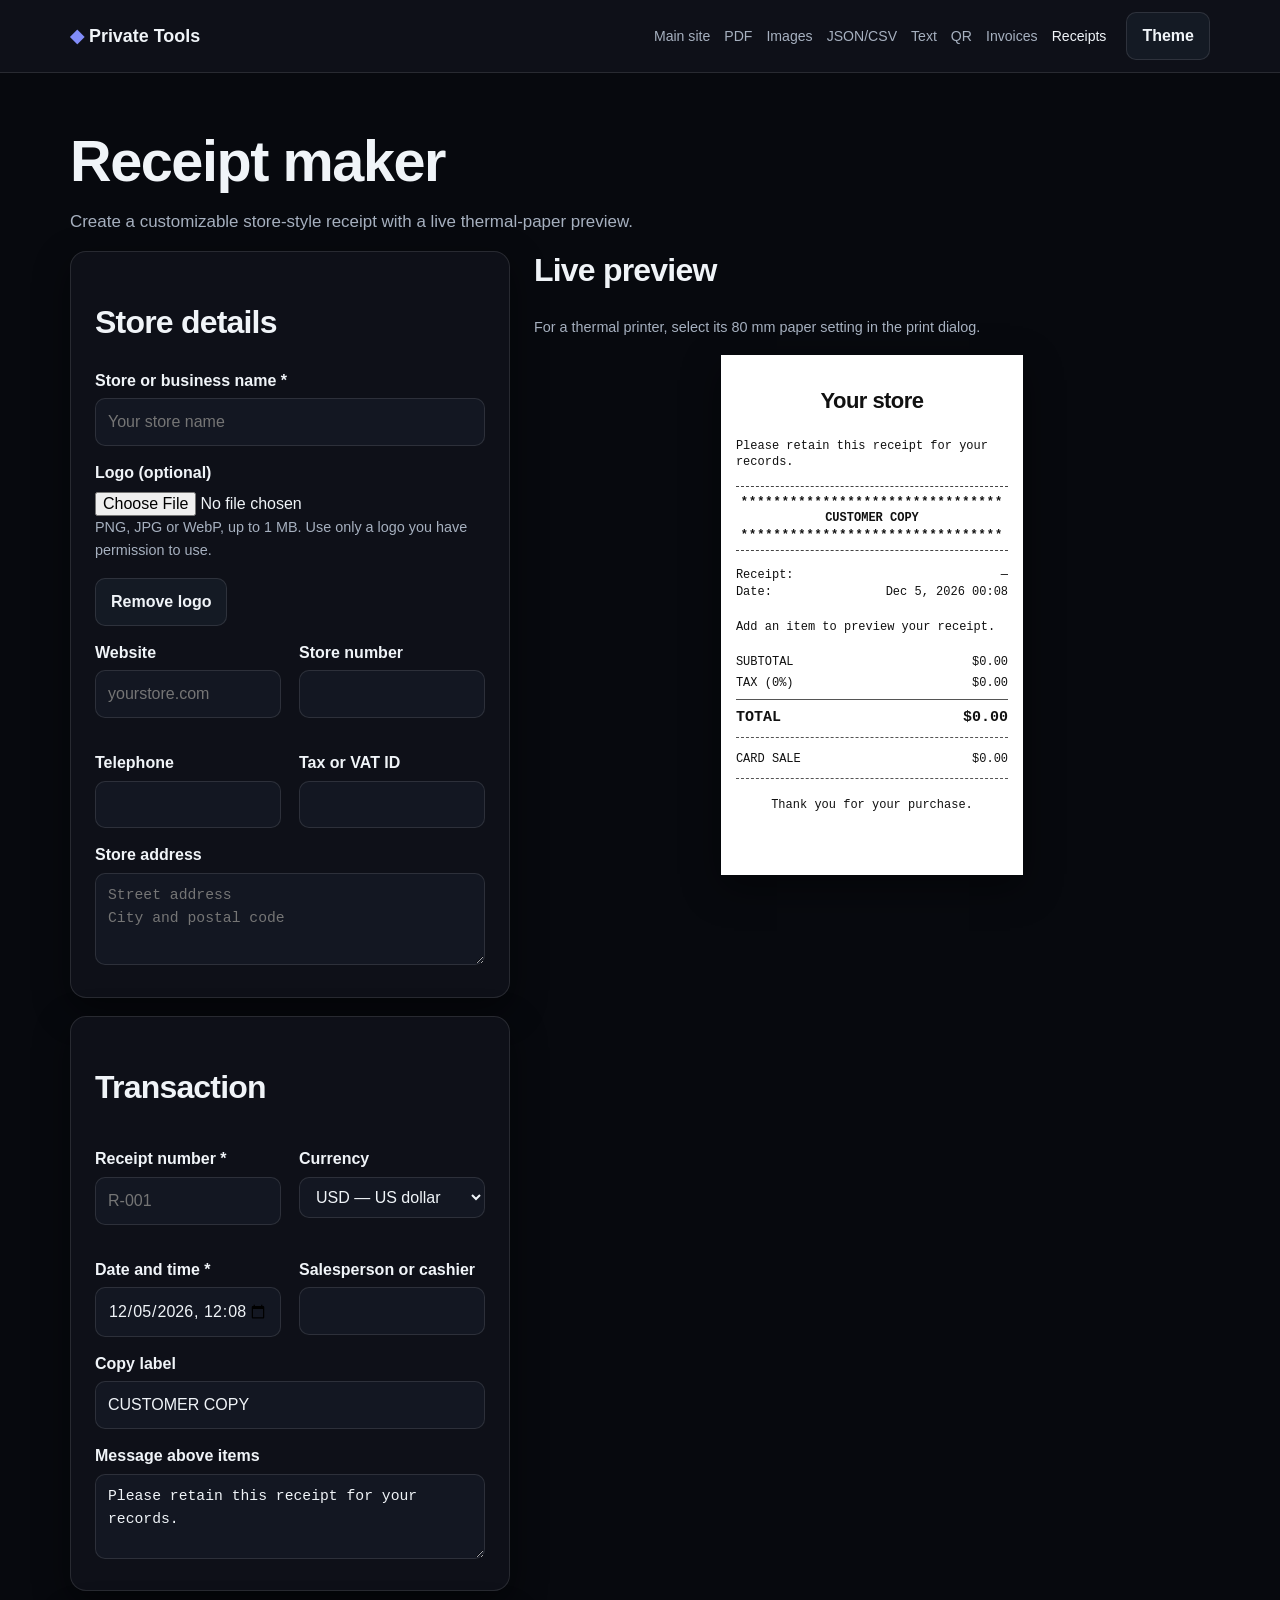
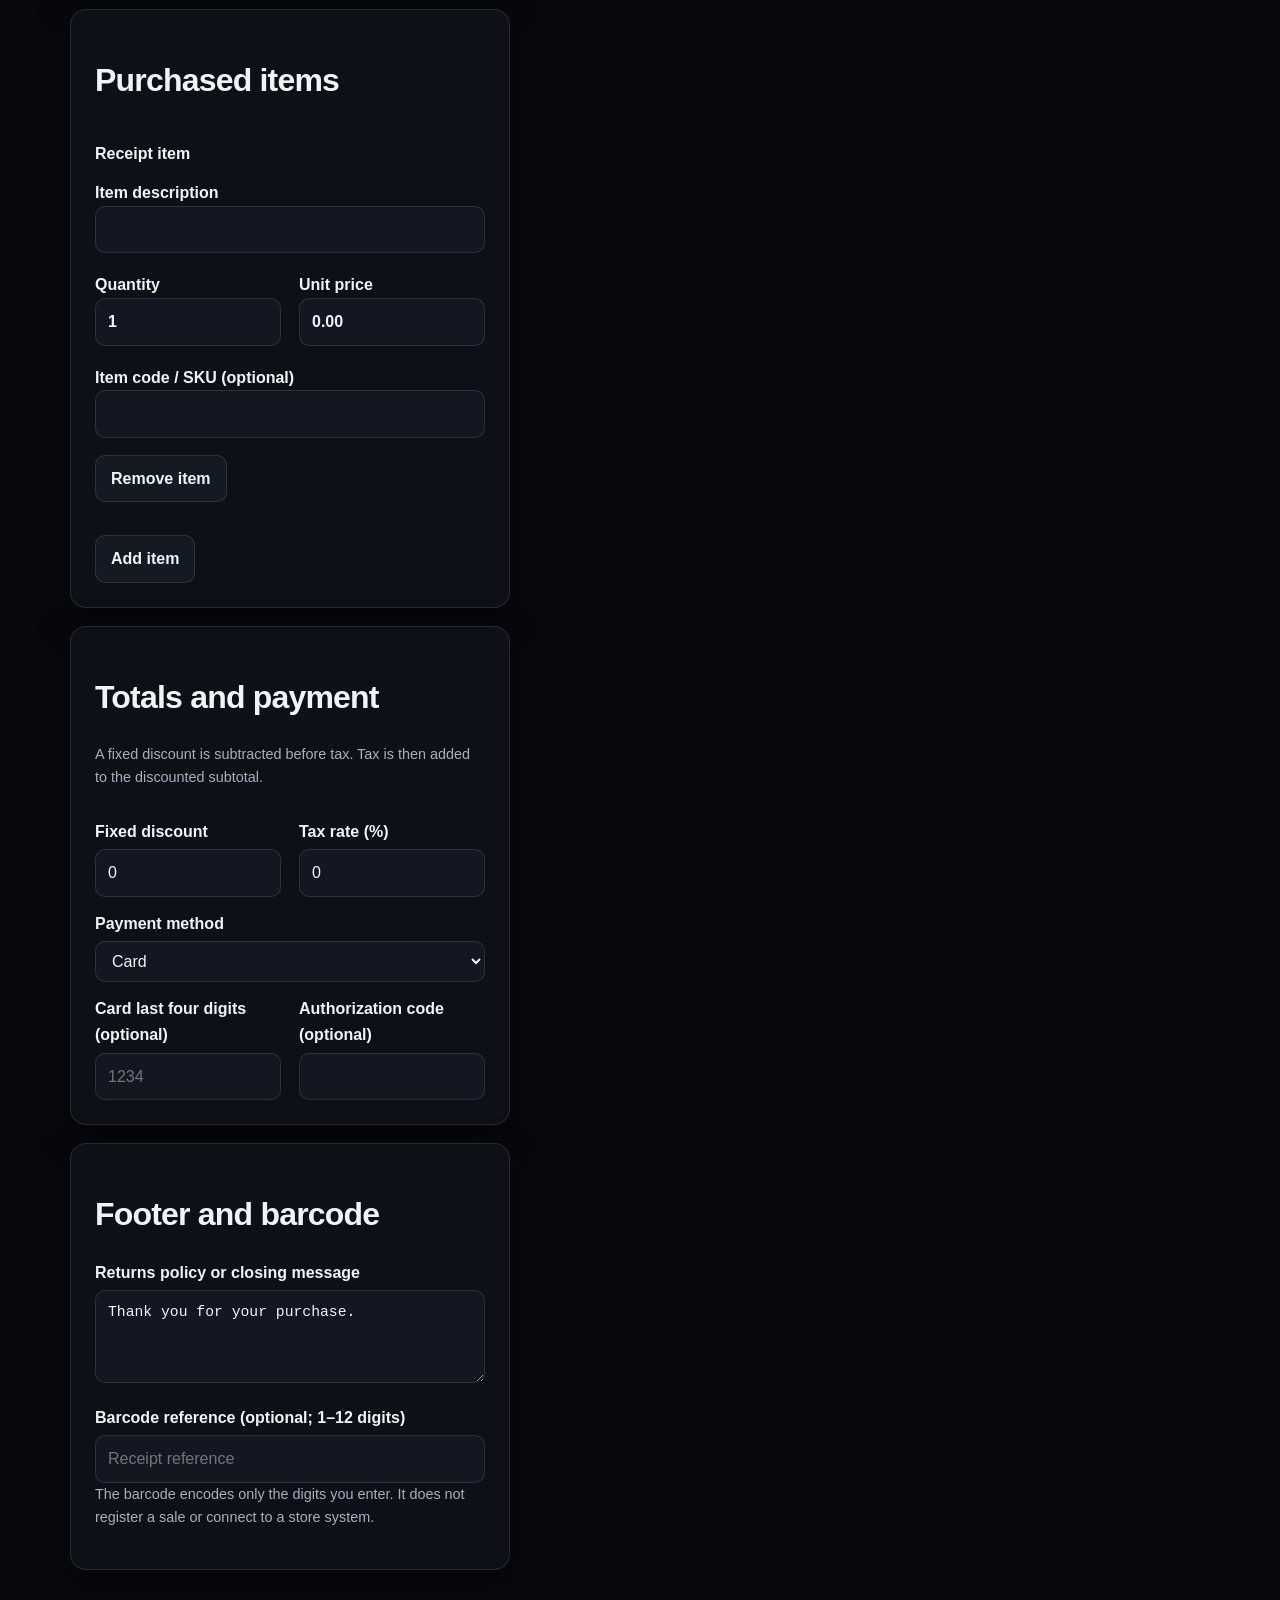
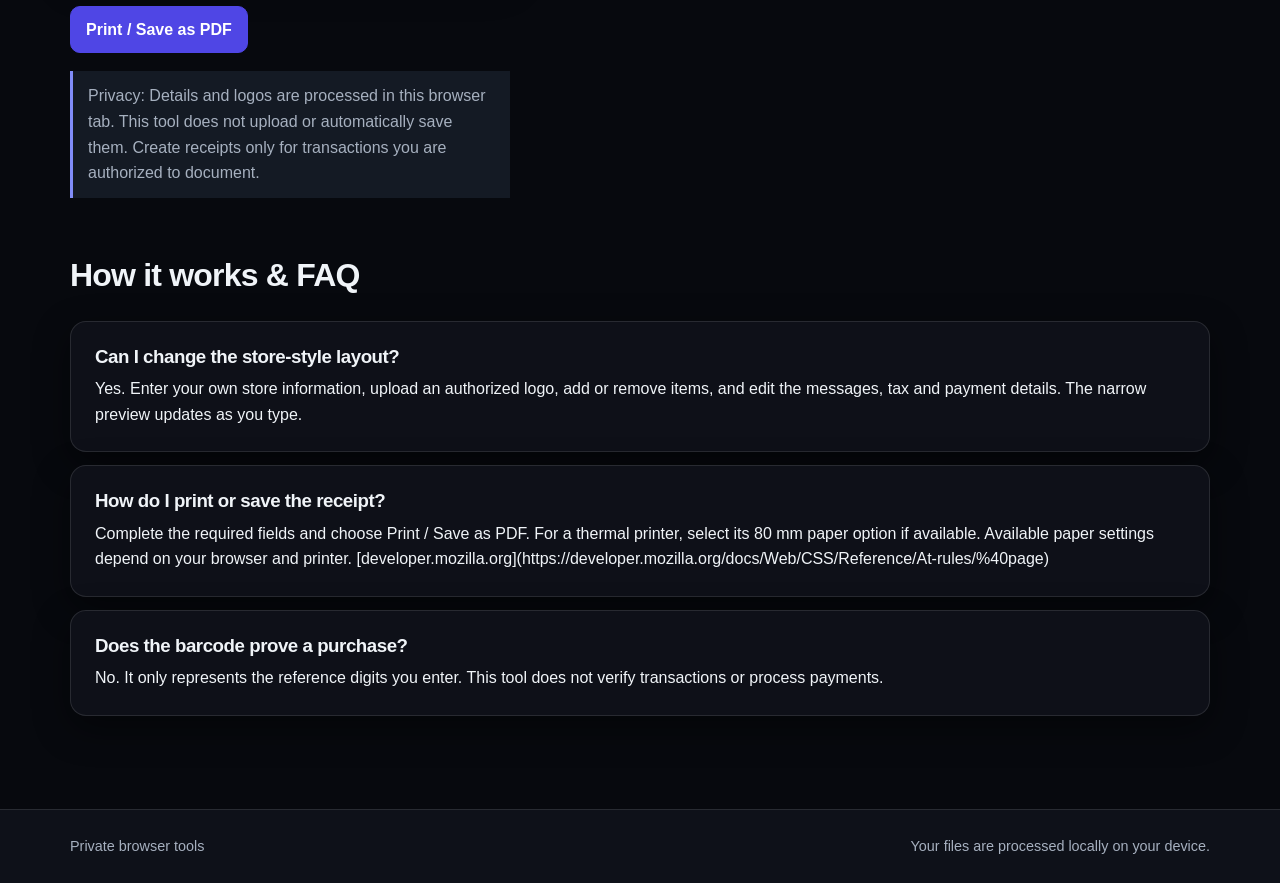
<file: tools/receipt-maker.html>
<!doctype html>
<html lang="en">
<head>
  <meta charset="utf-8">
  <meta name="viewport" content="width=device-width, initial-scale=1">
  <meta name="color-scheme" content="dark light">

  <title>Editable Store-Style Receipt Maker | Christa Vakoli</title>
  <meta name="description"
        content="Create an editable store-style receipt with items, tax, payment details, an optional barcode and a thermal-paper preview. Print or save as PDF in your browser.">

  <meta property="og:type" content="website">
  <meta property="og:url"
        content="https://christavakoli.com/tools/receipt-maker.html">
  <meta property="og:title" content="Editable Store-Style Receipt Maker">
  <meta property="og:description"
        content="Create and print customizable store-style receipts locally in your browser.">

  <link rel="canonical"
        href="https://christavakoli.com/tools/receipt-maker.html">
  <link rel="stylesheet" href="../css/tools.css">

  <script type="application/ld+json">
    {
      "@context": "https://schema.org",
      "@type": "WebApplication",
      "name": "Store-Style Receipt Maker",
      "url": "https://christavakoli.com/tools/receipt-maker.html",
      "applicationCategory": "BusinessApplication",
      "operatingSystem": "Any modern browser",
      "description": "Create, preview and print customizable store-style receipts locally in the browser."
    }
  </script>

  <style>
    /*
     * Receipt-specific styles are contained in this file.
     * They do not modify your existing site or other tools.
     */

    .utility-site .receipt-builder {
      display: grid;
      grid-template-columns: minmax(0, 440px) minmax(0, 1fr);
      align-items: start;
      gap: 24px;
    }

    .utility-site .receipt-editor {
      display: grid;
      gap: 18px;
      min-width: 0;
    }

    .utility-site .receipt-preview-column {
      min-width: 0;
    }

    .utility-site .receipt-preview-column > h2 {
      margin-top: 0;
    }

    .utility-site .receipt-editor textarea {
      min-height: 85px;
    }

    .utility-site .receipt-form-item {
      padding: 15px 0;
      border-bottom: 1px solid var(--border);
    }

    .utility-site .receipt-form-item:last-child {
      border-bottom: 0;
    }

    .utility-site .receipt-form-item > strong {
      display: block;
      margin-bottom: 8px;
    }

    .utility-site .receipt-form-item .btn {
      margin-top: 12px;
    }

    .utility-site .receipt-paper {
      width: min(100%, 80mm);
      margin: 0 auto;
      padding: 8mm 4mm 10mm;
      background: #ffffff;
      color: #111111;
      box-shadow: var(--shadow);
      font: 12px/1.38 "Courier New", Courier, monospace;
      overflow-wrap: anywhere;
    }

    .utility-site .receipt-paper [hidden] {
      display: none !important;
    }

    .utility-site .receipt-paper p {
      margin: 0;
    }

    .utility-site .receipt-paper .receipt-center {
      text-align: center;
    }

    .utility-site .receipt-paper .receipt-logo {
      display: block;
      max-width: 56mm;
      max-height: 25mm;
      object-fit: contain;
      margin: 0 auto 6px;
    }

    .utility-site .receipt-paper .receipt-store-name {
      margin: 4px 0 7px;
      color: #111111;
      font: 800 22px/1.1 Arial, Helvetica, sans-serif;
      overflow-wrap: anywhere;
    }

    .utility-site .receipt-paper .receipt-lines {
      white-space: pre-line;
    }

    .utility-site .receipt-paper .receipt-intro {
      margin: 24px 0 12px;
    }

    .utility-site .receipt-paper .receipt-divider {
      margin: 15px 0;
      padding: 7px 0;
      border-top: 1px dashed #444444;
      border-bottom: 1px dashed #444444;
      text-align: center;
      font-weight: 700;
    }

    .utility-site .receipt-paper .receipt-divider::before,
    .utility-site .receipt-paper .receipt-divider::after {
      content: "********************************";
      display: block;
      overflow: hidden;
      white-space: nowrap;
      letter-spacing: 1px;
    }

    .utility-site .receipt-paper .receipt-meta {
      margin: 16px 0 19px;
    }

    .utility-site .receipt-paper .receipt-pair {
      display: flex;
      justify-content: space-between;
      gap: 8px;
    }

    .utility-site .receipt-paper .receipt-pair > :last-child {
      text-align: right;
      overflow-wrap: anywhere;
    }

    .utility-site .receipt-paper .receipt-item {
      margin-bottom: 12px;
      break-inside: avoid;
    }

    .utility-site .receipt-paper .receipt-item-main {
      display: flex;
      justify-content: space-between;
      gap: 7px;
    }

    .utility-site .receipt-paper .receipt-item-main > :first-child {
      min-width: 0;
    }

    .utility-site .receipt-paper .receipt-item-main > :last-child {
      flex: none;
    }

    .utility-site .receipt-paper .receipt-item-detail {
      font-size: 11px;
    }

    .utility-site .receipt-paper .receipt-totals {
      margin-top: 18px;
    }

    .utility-site .receipt-paper .receipt-totals .receipt-pair {
      margin: 4px 0;
    }

    .utility-site .receipt-paper .receipt-grand-total {
      margin-top: 8px !important;
      padding: 8px 0;
      border-top: 1px solid #555555;
      border-bottom: 1px dashed #555555;
      font-size: 15px;
      font-weight: 700;
    }

    .utility-site .receipt-paper .receipt-payment {
      margin: 13px 0;
      padding-bottom: 11px;
      border-bottom: 1px dashed #555555;
    }

    .utility-site .receipt-paper .receipt-footer {
      margin-top: 18px;
      text-align: center;
    }

    .utility-site .receipt-paper .receipt-footer-message {
      margin-bottom: 23px;
    }

    .utility-site .receipt-paper .receipt-barcode {
      margin-top: 25px;
    }

    .utility-site .receipt-paper .receipt-barcode svg {
      display: block;
      width: 100%;
      height: 52px;
      margin: 0 auto 4px;
    }

    .utility-site .receipt-paper .receipt-barcode-number {
      font-size: 11px;
      overflow-wrap: anywhere;
    }

    @media (max-width: 1050px) {
      .utility-site .receipt-builder {
        grid-template-columns: 1fr;
      }
    }

    /*
     * The print dialog controls the actual paper size. Select your
     * printer's 80 mm roll-paper option if one is available.
     */
    @media print {
      @page {
        margin: 0;
      }

      html,
      body.utility-site {
        width: auto !important;
        min-height: 0 !important;
        margin: 0 !important;
        padding: 0 !important;
        background: #ffffff !important;
      }

      .utility-site #tools-header,
      .utility-site #tools-footer,
      .utility-site .receipt-editor,
      .utility-site .receipt-preview-column > h2,
      .utility-site .receipt-preview-column > .hint,
      .utility-site .receipt-page-title,
      .utility-site .receipt-page-intro,
      .utility-site .receipt-page-ad,
      .utility-site #error-banner,
      .utility-site .receipt-faq {
        display: none !important;
      }

      .utility-site .main-content,
      .utility-site .receipt-builder,
      .utility-site .receipt-preview-column {
        display: block !important;
        width: 100% !important;
        max-width: none !important;
        margin: 0 !important;
        padding: 0 !important;
      }

      .utility-site .receipt-paper {
        width: 72mm !important;
        max-width: 72mm !important;
        min-width: 0 !important;
        margin: 0 auto !important;
        padding: 3mm 1mm 6mm !important;
        border: 0 !important;
        border-radius: 0 !important;
        box-shadow: none !important;
        background: #ffffff !important;
        color: #111111 !important;
      }
    }
  </style>

  <script src="../js/shared.js" defer></script>
</head>

<body class="utility-site" data-home="./">
  <div id="tools-header"></div>

  <main class="wrap main-content">
    <h1 class="receipt-page-title">Receipt maker</h1>

    <p class="page-intro receipt-page-intro">
      Create a customizable store-style receipt with a live thermal-paper preview.
    </p>

    <!-- AD_SLOT_TOP: Optional advertising snippet. -->
    <div class="ad-slot receipt-page-ad" aria-label="Advertisement"></div>

    <div id="error-banner" class="error-banner"
         role="alert" hidden></div>

    <div class="receipt-builder">
      <div class="receipt-editor">
        <section class="panel" aria-labelledby="store-heading">
          <h2 id="store-heading">Store details</h2>

          <label for="store-name">Store or business name *</label>
          <input id="store-name" type="text" maxlength="80"
                 placeholder="Your store name">

          <label for="store-logo">Logo (optional)</label>
          <input id="store-logo" type="file"
                 accept=".png,.jpg,.jpeg,.webp,image/png,image/jpeg,image/webp">
          <p class="hint">
            PNG, JPG or WebP, up to 1 MB. Use only a logo you have permission to use.
          </p>
          <button id="remove-logo" class="btn" type="button">
            Remove logo
          </button>

          <div class="cols-2">
            <div>
              <label for="store-website">Website</label>
              <input id="store-website" type="text" maxlength="100"
                     placeholder="yourstore.com">
            </div>

            <div>
              <label for="store-number">Store number</label>
              <input id="store-number" type="text" maxlength="40">
            </div>

            <div>
              <label for="store-phone">Telephone</label>
              <input id="store-phone" type="text" maxlength="50">
            </div>

            <div>
              <label for="store-tax-id">Tax or VAT ID</label>
              <input id="store-tax-id" type="text" maxlength="60">
            </div>
          </div>

          <label for="store-address">Store address</label>
          <textarea id="store-address" rows="3"
                    placeholder="Street address&#10;City and postal code"></textarea>
        </section>

        <section class="panel" aria-labelledby="transaction-heading">
          <h2 id="transaction-heading">Transaction</h2>

          <div class="cols-2">
            <div>
              <label for="receipt-number">Receipt number *</label>
              <input id="receipt-number" type="text" maxlength="40"
                     placeholder="R-001">
            </div>

            <div>
              <label for="receipt-currency">Currency</label>
              <select id="receipt-currency">
                <option value="USD">USD — US dollar</option>
                <option value="GBP">GBP — British pound</option>
                <option value="EUR">EUR — euro</option>
                <option value="CAD">CAD — Canadian dollar</option>
                <option value="AUD">AUD — Australian dollar</option>
              </select>
            </div>

            <div>
              <label for="receipt-datetime">Date and time *</label>
              <input id="receipt-datetime" type="datetime-local">
            </div>

            <div>
              <label for="receipt-cashier">Salesperson or cashier</label>
              <input id="receipt-cashier" type="text" maxlength="60">
            </div>
          </div>

          <label for="copy-label">Copy label</label>
          <input id="copy-label" type="text" maxlength="40"
                 value="CUSTOMER COPY">

          <label for="intro-message">Message above items</label>
          <textarea id="intro-message" rows="2">Please retain this receipt for your records.</textarea>
        </section>

        <section class="panel" aria-labelledby="items-heading">
          <h2 id="items-heading">Purchased items</h2>

          <div id="item-editor"></div>

          <div class="actions">
            <button id="add-item" class="btn" type="button">
              Add item
            </button>
          </div>
        </section>

        <section class="panel" aria-labelledby="payment-heading">
          <h2 id="payment-heading">Totals and payment</h2>

          <p class="hint">
            A fixed discount is subtracted before tax. Tax is then added
            to the discounted subtotal.
          </p>

          <div class="cols-2">
            <div>
              <label for="discount">Fixed discount</label>
              <input id="discount" type="number"
                     min="0" max="1000000" step="0.01" value="0">
            </div>

            <div>
              <label for="tax-rate">Tax rate (%)</label>
              <input id="tax-rate" type="number"
                     min="0" max="100" step="0.01" value="0">
            </div>
          </div>

          <label for="payment-method">Payment method</label>
          <select id="payment-method">
            <option value="CARD SALE">Card</option>
            <option value="CASH">Cash</option>
            <option value="OTHER PAYMENT">Other</option>
          </select>

          <div id="card-fields">
            <div class="cols-2">
              <div>
                <label for="card-last-four">Card last four digits (optional)</label>
                <input id="card-last-four" type="text"
                       inputmode="numeric" maxlength="4"
                       placeholder="1234">
              </div>

              <div>
                <label for="auth-code">Authorization code (optional)</label>
                <input id="auth-code" type="text" maxlength="25">
              </div>
            </div>
          </div>

          <div id="cash-fields" hidden>
            <label for="cash-tendered">
              Cash received (optional)
            </label>
            <input id="cash-tendered" type="number"
                   min="0" max="1000000" step="0.01"
                   placeholder="Leave empty if not needed">
          </div>
        </section>

        <section class="panel" aria-labelledby="footer-heading">
          <h2 id="footer-heading">Footer and barcode</h2>

          <label for="footer-message">
            Returns policy or closing message
          </label>
          <textarea id="footer-message" rows="3">Thank you for your purchase.</textarea>

          <label for="barcode-value">
            Barcode reference (optional; 1–12 digits)
          </label>
          <input id="barcode-value" type="text"
                 inputmode="numeric" maxlength="12"
                 placeholder="Receipt reference">

          <p class="hint">
            The barcode encodes only the digits you enter. It does not
            register a sale or connect to a store system.
          </p>
        </section>

        <div class="actions">
          <button id="print-receipt" class="btn primary"
                  type="button">
            Print / Save as PDF
          </button>
        </div>

        <p class="privacy-notice">
          Privacy: Details and logos are processed in this browser tab.
          This tool does not upload or automatically save them.
          Create receipts only for transactions you are authorized to document.
        </p>
      </div>

      <div class="receipt-preview-column">
        <h2>Live preview</h2>
        <p class="hint">
          For a thermal printer, select its 80 mm paper setting in the print dialog.
        </p>

        <article class="receipt-paper" id="receipt-paper"
                 aria-label="Receipt preview">
          <header class="receipt-center">
            <img id="preview-logo" class="receipt-logo"
                 alt="" hidden>

            <h2 id="preview-store-name" class="receipt-store-name">
              Your store
            </h2>

            <div id="preview-website" hidden></div>
            <div id="preview-store-number" hidden></div>
            <div id="preview-phone" hidden></div>
            <div id="preview-address" class="receipt-lines" hidden></div>
            <div id="preview-tax-id" hidden></div>
          </header>

          <div id="preview-intro"
               class="receipt-intro receipt-lines"
               hidden></div>

          <div class="receipt-divider">
            <span id="preview-copy-label">CUSTOMER COPY</span>
          </div>

          <div class="receipt-meta">
            <div class="receipt-pair">
              <span>Receipt:</span>
              <span id="preview-receipt-number">—</span>
            </div>

            <div class="receipt-pair">
              <span>Date:</span>
              <span id="preview-datetime">—</span>
            </div>

            <div id="preview-cashier-line" hidden>
              Salesperson: <span id="preview-cashier"></span>
            </div>
          </div>

          <div id="preview-items"></div>

          <div class="receipt-totals">
            <div class="receipt-pair">
              <span>SUBTOTAL</span>
              <span id="preview-subtotal">—</span>
            </div>

            <div id="preview-discount-line"
                 class="receipt-pair" hidden>
              <span>DISCOUNT</span>
              <span id="preview-discount"></span>
            </div>

            <div class="receipt-pair">
              <span id="preview-tax-label">TAX (0%)</span>
              <span id="preview-tax">—</span>
            </div>

            <div class="receipt-pair receipt-grand-total">
              <span>TOTAL</span>
              <span id="preview-total">—</span>
            </div>
          </div>

          <div class="receipt-payment">
            <div class="receipt-pair">
              <span id="preview-payment-method">CARD SALE</span>
              <span id="preview-payment-total">—</span>
            </div>

            <div id="preview-card-line" hidden>
              Card #: ************<span id="preview-card-last-four"></span>
            </div>

            <div id="preview-auth-line" hidden>
              Auth Code: <span id="preview-auth"></span>
            </div>

            <div id="preview-cash-line" class="receipt-pair" hidden>
              <span>CASH RECEIVED</span>
              <span id="preview-cash"></span>
            </div>

            <div id="preview-change-line" class="receipt-pair" hidden>
              <span>CHANGE</span>
              <span id="preview-change"></span>
            </div>
          </div>

          <footer class="receipt-footer">
            <p id="preview-footer-message"
               class="receipt-footer-message receipt-lines"
               hidden></p>

            <div id="preview-barcode-block"
                 class="receipt-barcode" hidden>
              <svg id="preview-barcode"
                   xmlns="http://www.w3.org/2000/svg"
                   role="img"
                   aria-label="Receipt reference barcode"></svg>

              <div id="preview-barcode-number"
                   class="receipt-barcode-number"></div>
            </div>
          </footer>
        </article>
      </div>
    </div>

    <section class="faq receipt-faq"
             aria-labelledby="faq-heading">
      <h2 id="faq-heading">How it works & FAQ</h2>

      <div class="panel">
        <h3>Can I change the store-style layout?</h3>
        <p>Yes. Enter your own store information, upload an authorized logo, add or remove items, and edit the messages, tax and payment details. The narrow preview updates as you type.</p>
      </div>

      <div class="panel">
        <h3>How do I print or save the receipt?</h3>
        <p>Complete the required fields and choose Print / Save as PDF. For a thermal printer, select its 80 mm paper option if available. Available paper settings depend on your browser and printer. [developer.mozilla.org](https://developer.mozilla.org/docs/Web/CSS/Reference/At-rules/%40page)</p>
      </div>

      <div class="panel">
        <h3>Does the barcode prove a purchase?</h3>
        <p>No. It only represents the reference digits you enter. This tool does not verify transactions or process payments.</p>
      </div>
    </section>
  </main>

  <div id="tools-footer"></div>

  <script>
    "use strict";

    (() => {
      const get = id => document.getElementById(id);
      const editor = document.querySelector(".receipt-editor");
      const itemsEditor = get("item-editor");
      const itemsPreview = get("preview-items");
      const banner = get("error-banner");
      const svgNamespace = "http://www.w3.org/2000/svg";

      let logoDataUrl = "";

      function value(id) {
        return get(id).value.trim();
      }

      function text(id, content) {
        get(id).textContent = content;
      }

      function optionalText(id, content) {
        const element = get(id);
        element.textContent = content;
        element.hidden = !content;
      }

      function error(message) {
        banner.textContent = message;
        banner.hidden = !message;

        if (message) {
          banner.scrollIntoView({
            behavior: "smooth",
            block: "nearest"
          });
        }
      }

      function currency() {
        return value("receipt-currency");
      }

      function money(cents) {
        return new Intl.NumberFormat("en-US", {
          style: "currency",
          currency: currency()
        }).format(cents / 100);
      }

      function decimal(raw, label, maximum, places) {
        const expression = places === 0
          ? /^\d+$/
          : new RegExp(`^\\d+(?:\\.\\d{1,${places}})?$`);

        if (!expression.test(String(raw).trim())) {
          throw new Error(
            `${label} must be a nonnegative number with at most ` +
            `${places} decimal place(s).`
          );
        }

        const number = Number(raw);

        if (!Number.isFinite(number) || number > maximum) {
          throw new Error(
            `${label} must not exceed ${maximum}.`
          );
        }

        return number;
      }

      function cents(raw, label) {
        return Math.round(decimal(raw, label, 1000000, 2) * 100);
      }

      function localDateTimeNow() {
        const now = new Date();
        const local = new Date(
          now.getTime() - now.getTimezoneOffset() * 60000
        );

        return local.toISOString().slice(0, 16);
      }

      function formatDateTime(raw) {
        const match =
          /^(\d{4})-(\d{2})-(\d{2})T(\d{2}):(\d{2})$/.exec(raw);

        if (!match) {
          throw new Error("Enter a valid receipt date and time.");
        }

        const year = Number(match[1]);
        const month = Number(match[2]);
        const day = Number(match[3]);
        const hour = Number(match[4]);
        const minute = Number(match[5]);

        const date = new Date(year, month - 1, day);

        if (
          date.getFullYear() !== year ||
          date.getMonth() !== month - 1 ||
          date.getDate() !== day ||
          hour > 23 ||
          minute > 59
        ) {
          throw new Error("Enter a valid receipt date and time.");
        }

        const dateText = date.toLocaleDateString("en-US", {
          year: "numeric",
          month: "short",
          day: "numeric"
        });

        return `${dateText} ` +
          `${String(hour).padStart(2, "0")}:` +
          `${String(minute).padStart(2, "0")}`;
      }

      function labeledInput(labelText, className, type, defaultValue) {
        const label = document.createElement("label");
        label.textContent = labelText;

        const input = document.createElement("input");
        input.type = type;
        input.className = className;
        input.value = defaultValue;

        if (type === "number") {
          input.min = className === "item-quantity" ? "1" : "0";
          input.max = className === "item-quantity"
            ? "100000"
            : "1000000";
          input.step = className === "item-quantity"
            ? "1"
            : "0.01";
        } else {
          input.maxLength = className === "item-name" ? 120 : 45;
        }

        label.append(input);
        return label;
      }

      function addItem() {
        const item = document.createElement("div");
        item.className = "receipt-form-item";

        const heading = document.createElement("strong");
        heading.textContent = "Receipt item";

        const name = labeledInput(
          "Item description",
          "item-name",
          "text",
          ""
        );

        const columns = document.createElement("div");
        columns.className = "cols-2";
        columns.append(
          labeledInput("Quantity", "item-quantity", "number", "1"),
          labeledInput("Unit price", "item-price", "number", "0.00")
        );

        const sku = labeledInput(
          "Item code / SKU (optional)",
          "item-sku",
          "text",
          ""
        );

        const remove = document.createElement("button");
        remove.type = "button";
        remove.className = "btn";
        remove.textContent = "Remove item";

        remove.addEventListener("click", () => {
          item.remove();
          render();
        });

        item.append(heading, name, columns, sku, remove);
        itemsEditor.append(item);
        render();

        return item;
      }

      function readItems(strict) {
        const result = [];

        for (const item of itemsEditor.querySelectorAll(
          ".receipt-form-item"
        )) {
          const name = item.querySelector(".item-name").value.trim();
          const quantityRaw =
            item.querySelector(".item-quantity").value;
          const priceRaw =
            item.querySelector(".item-price").value;
          const sku = item.querySelector(".item-sku").value.trim();

          if (!name) {
            if (strict) {
              throw new Error(
                "Every item needs a description. Remove unused items."
              );
            }

            continue;
          }

          const quantity = decimal(
            quantityRaw,
            "Item quantity",
            100000,
            0
          );

          if (quantity === 0) {
            throw new Error(
              "Item quantity must be at least 1."
            );
          }

          const unitCents = cents(priceRaw, "Unit price");
          const amountCents = quantity * unitCents;

          if (amountCents > 1000000000) {
            throw new Error(
              "An item exceeds the supported amount."
            );
          }

          result.push({
            name,
            quantity,
            unitCents,
            amountCents,
            sku
          });
        }

        if (strict && !result.length) {
          throw new Error(
            "Add at least one completed receipt item."
          );
        }

        return result;
      }

      function calculate(rows) {
        const subtotal = rows.reduce(
          (sum, row) => sum + row.amountCents,
          0
        );

        if (subtotal > 1000000000) {
          throw new Error(
            "The receipt subtotal exceeds the supported amount."
          );
        }

        const discount = cents(
          get("discount").value,
          "Discount"
        );

        if (discount > subtotal) {
          throw new Error(
            "The discount cannot exceed the subtotal."
          );
        }

        const taxRate = decimal(
          get("tax-rate").value,
          "Tax rate",
          100,
          2
        );

        const tax = Math.round(
          (subtotal - discount) * taxRate / 100
        );

        const total = subtotal - discount + tax;

        if (total > 1000000000) {
          throw new Error(
            "The receipt total exceeds the supported amount."
          );
        }

        let cashReceived = null;

        if (
          value("payment-method") === "CASH" &&
          get("cash-tendered").value.trim() !== ""
        ) {
          cashReceived = cents(
            get("cash-tendered").value,
            "Cash received"
          );

          if (cashReceived < total) {
            throw new Error(
              "Cash received cannot be less than the total."
            );
          }
        }

        return {
          subtotal,
          discount,
          taxRate,
          tax,
          total,
          cashReceived
        };
      }

      function appendItemPreview(row) {
        const item = document.createElement("div");
        item.className = "receipt-item";

        const main = document.createElement("div");
        main.className = "receipt-item-main";

        const name = document.createElement("span");
        name.textContent = row.name;

        const amount = document.createElement("span");
        amount.textContent = money(row.amountCents);

        main.append(name, amount);
        item.append(main);

        const detail = document.createElement("div");
        detail.className = "receipt-item-detail";
        detail.textContent =
          `${row.quantity} × ${money(row.unitCents)}`;
        item.append(detail);

        if (row.sku) {
          const sku = document.createElement("div");
          sku.className = "receipt-item-detail";
          sku.textContent = row.sku;
          item.append(sku);
        }

        itemsPreview.append(item);
      }

      function showInvalidAmounts() {
        for (const id of [
          "preview-subtotal",
          "preview-tax",
          "preview-total",
          "preview-payment-total"
        ]) {
          text(id, "—");
        }

        get("preview-discount-line").hidden = true;
        get("preview-cash-line").hidden = true;
        get("preview-change-line").hidden = true;
      }

      /*
       * Code 39: nine alternating bar/space elements per character.
       * A 1 bit means that element is wide; 0 means narrow.
       * These digit and start/stop patterns follow the Code 39 mapping.
       */
      const digitPatterns = [
        0x034, 0x121, 0x061, 0x160, 0x031,
        0x130, 0x070, 0x025, 0x124, 0x064
      ];

      const startStopPattern = 0x094;

      function drawBarcode(digits) {
        const block = get("preview-barcode-block");
        const svg = get("preview-barcode");

        svg.replaceChildren();
        text("preview-barcode-number", digits);
        block.hidden = !digits;

        if (!/^\d{1,12}$/.test(digits)) {
          block.hidden = true;
          return;
        }

        let position = 10;

        function symbol(pattern) {
          for (let index = 0; index < 9; index++) {
            const wide =
              (pattern & (1 << (8 - index))) !== 0;

            const width = wide ? 3 : 1;

            if (index % 2 === 0) {
              const bar = document.createElementNS(
                svgNamespace,
                "rect"
              );

              bar.setAttribute("x", String(position));
              bar.setAttribute("y", "0");
              bar.setAttribute("width", String(width));
              bar.setAttribute("height", "50");
              bar.setAttribute("fill", "#000");

              svg.append(bar);
            }

            position += width;
          }
        }

        symbol(startStopPattern);
        position += 1;

        for (const digit of digits) {
          symbol(digitPatterns[Number(digit)]);
          position += 1;
        }

        symbol(startStopPattern);

        svg.setAttribute(
          "viewBox",
          `0 0 ${position + 10} 50`
        );

        svg.setAttribute(
          "preserveAspectRatio",
          "xMidYMid meet"
        );
      }

      function render() {
        text(
          "preview-store-name",
          value("store-name") || "Your store"
        );

        optionalText(
          "preview-website",
          value("store-website")
        );

        optionalText(
          "preview-store-number",
          value("store-number")
            ? `Store: ${value("store-number")}`
            : ""
        );

        optionalText(
          "preview-phone",
          value("store-phone")
            ? `Telephone: ${value("store-phone")}`
            : ""
        );

        optionalText(
          "preview-address",
          value("store-address")
        );

        optionalText(
          "preview-tax-id",
          value("store-tax-id")
            ? `Tax / VAT ID: ${value("store-tax-id")}`
            : ""
        );

        optionalText(
          "preview-intro",
          value("intro-message")
        );

        text(
          "preview-copy-label",
          value("copy-label") || "CUSTOMER COPY"
        );

        text(
          "preview-receipt-number",
          value("receipt-number") || "—"
        );

        try {
          text(
            "preview-datetime",
            value("receipt-datetime")
              ? formatDateTime(value("receipt-datetime"))
              : "—"
          );
        } catch (_) {
          text("preview-datetime", "—");
        }

        const cashier = value("receipt-cashier");
        text("preview-cashier", cashier);
        get("preview-cashier-line").hidden = !cashier;

        optionalText(
          "preview-footer-message",
          value("footer-message")
        );

        const paymentMethod = value("payment-method");
        text("preview-payment-method", paymentMethod);

        get("card-fields").hidden =
          paymentMethod !== "CARD SALE";

        get("cash-fields").hidden =
          paymentMethod !== "CASH";

        const lastFour = value("card-last-four");
        const authCode = value("auth-code");

        text("preview-card-last-four", lastFour);
        text("preview-auth", authCode);

        get("preview-card-line").hidden =
          paymentMethod !== "CARD SALE" || !lastFour;

        get("preview-auth-line").hidden =
          paymentMethod !== "CARD SALE" || !authCode;

        drawBarcode(value("barcode-value"));

        itemsPreview.replaceChildren();

        try {
          const rows = readItems(false);

          if (rows.length) {
            rows.forEach(appendItemPreview);
          } else {
            const message = document.createElement("p");
            message.textContent =
              "Add an item to preview your receipt.";
            itemsPreview.append(message);
          }

          const totals = calculate(rows);

          text(
            "preview-subtotal",
            money(totals.subtotal)
          );

          text(
            "preview-discount",
            `−${money(totals.discount)}`
          );

          get("preview-discount-line").hidden =
            totals.discount === 0;

          text(
            "preview-tax-label",
            `TAX (${totals.taxRate}%)`
          );

          text("preview-tax", money(totals.tax));
          text("preview-total", money(totals.total));

          text(
            "preview-payment-total",
            money(totals.total)
          );

          const showCash =
            paymentMethod === "CASH" &&
            totals.cashReceived !== null;

          get("preview-cash-line").hidden = !showCash;
          get("preview-change-line").hidden = !showCash;

          if (showCash) {
            text(
              "preview-cash",
              money(totals.cashReceived)
            );

            text(
              "preview-change",
              money(totals.cashReceived - totals.total)
            );
          }
        } catch (_) {
          // Keep editing possible while an amount is incomplete.
          itemsPreview.replaceChildren();

          const message = document.createElement("p");
          message.textContent =
            "Finish editing item amounts to see the totals.";
          itemsPreview.append(message);

          showInvalidAmounts();
        }
      }

      function validateForPrint() {
        if (!value("store-name")) {
          throw new Error(
            "Enter your store or business name."
          );
        }

        if (!value("receipt-number")) {
          throw new Error(
            "Enter a receipt number."
          );
        }

        formatDateTime(value("receipt-datetime"));

        const lastFour = value("card-last-four");

        if (
          value("payment-method") === "CARD SALE" &&
          lastFour &&
          !/^\d{4}$/.test(lastFour)
        ) {
          throw new Error(
            "The optional card ending must be exactly four digits."
          );
        }

        const barcode = value("barcode-value");

        if (
          barcode &&
          !/^\d{1,12}$/.test(barcode)
        ) {
          throw new Error(
            "The optional barcode reference must contain 1–12 digits."
          );
        }

        const rows = readItems(true);
        calculate(rows);
      }

      editor.addEventListener("input", event => {
        if (event.target.id !== "store-logo") {
          error("");
          render();
        }
      });

      editor.addEventListener("change", event => {
        if (event.target.id !== "store-logo") {
          error("");
          render();
        }
      });

      get("add-item").addEventListener("click", () => {
        const item = addItem();
        item.querySelector(".item-name").focus();
      });

      get("store-logo").addEventListener(
        "change",
        async event => {
          error("");

          const input = event.currentTarget;
          const file = input.files[0];

          if (!file) return;

          if (
            !["image/png", "image/jpeg", "image/webp"].includes(
              file.type
            ) ||
            file.size > 1048576
          ) {
            input.value = "";
            error(
              "Choose a PNG, JPG or WebP logo no larger than 1 MB."
            );
            return;
          }

          try {
            const dataUrl = await new Promise(
              (resolve, reject) => {
                const reader = new FileReader();

                reader.onload = () =>
                  resolve(reader.result);

                reader.onerror = () =>
                  reject(
                    new Error("Could not read the logo.")
                  );

                reader.readAsDataURL(file);
              }
            );

            const testImage = new Image();
            testImage.src = dataUrl;
            await testImage.decode();

            logoDataUrl = dataUrl;

            const preview = get("preview-logo");
            preview.src = logoDataUrl;
            preview.hidden = false;
          } catch (_) {
            error(
              "That logo could not be opened. Try another image."
            );
          } finally {
            input.value = "";
          }
        }
      );

      get("remove-logo").addEventListener(
        "click",
        () => {
          logoDataUrl = "";

          const preview = get("preview-logo");
          preview.removeAttribute("src");
          preview.hidden = true;

          get("store-logo").value = "";
          error("");
        }
      );

      get("print-receipt").addEventListener(
        "click",
        () => {
          error("");

          try {
            validateForPrint();
            render();
            window.print();
          } catch (problem) {
            error(
              problem.message ||
              "Check your receipt details before printing."
            );
          }
        }
      );

      get("receipt-datetime").value =
        localDateTimeNow();

      addItem();
      render();
    })();
  </script>
</body>
</html>
</file>
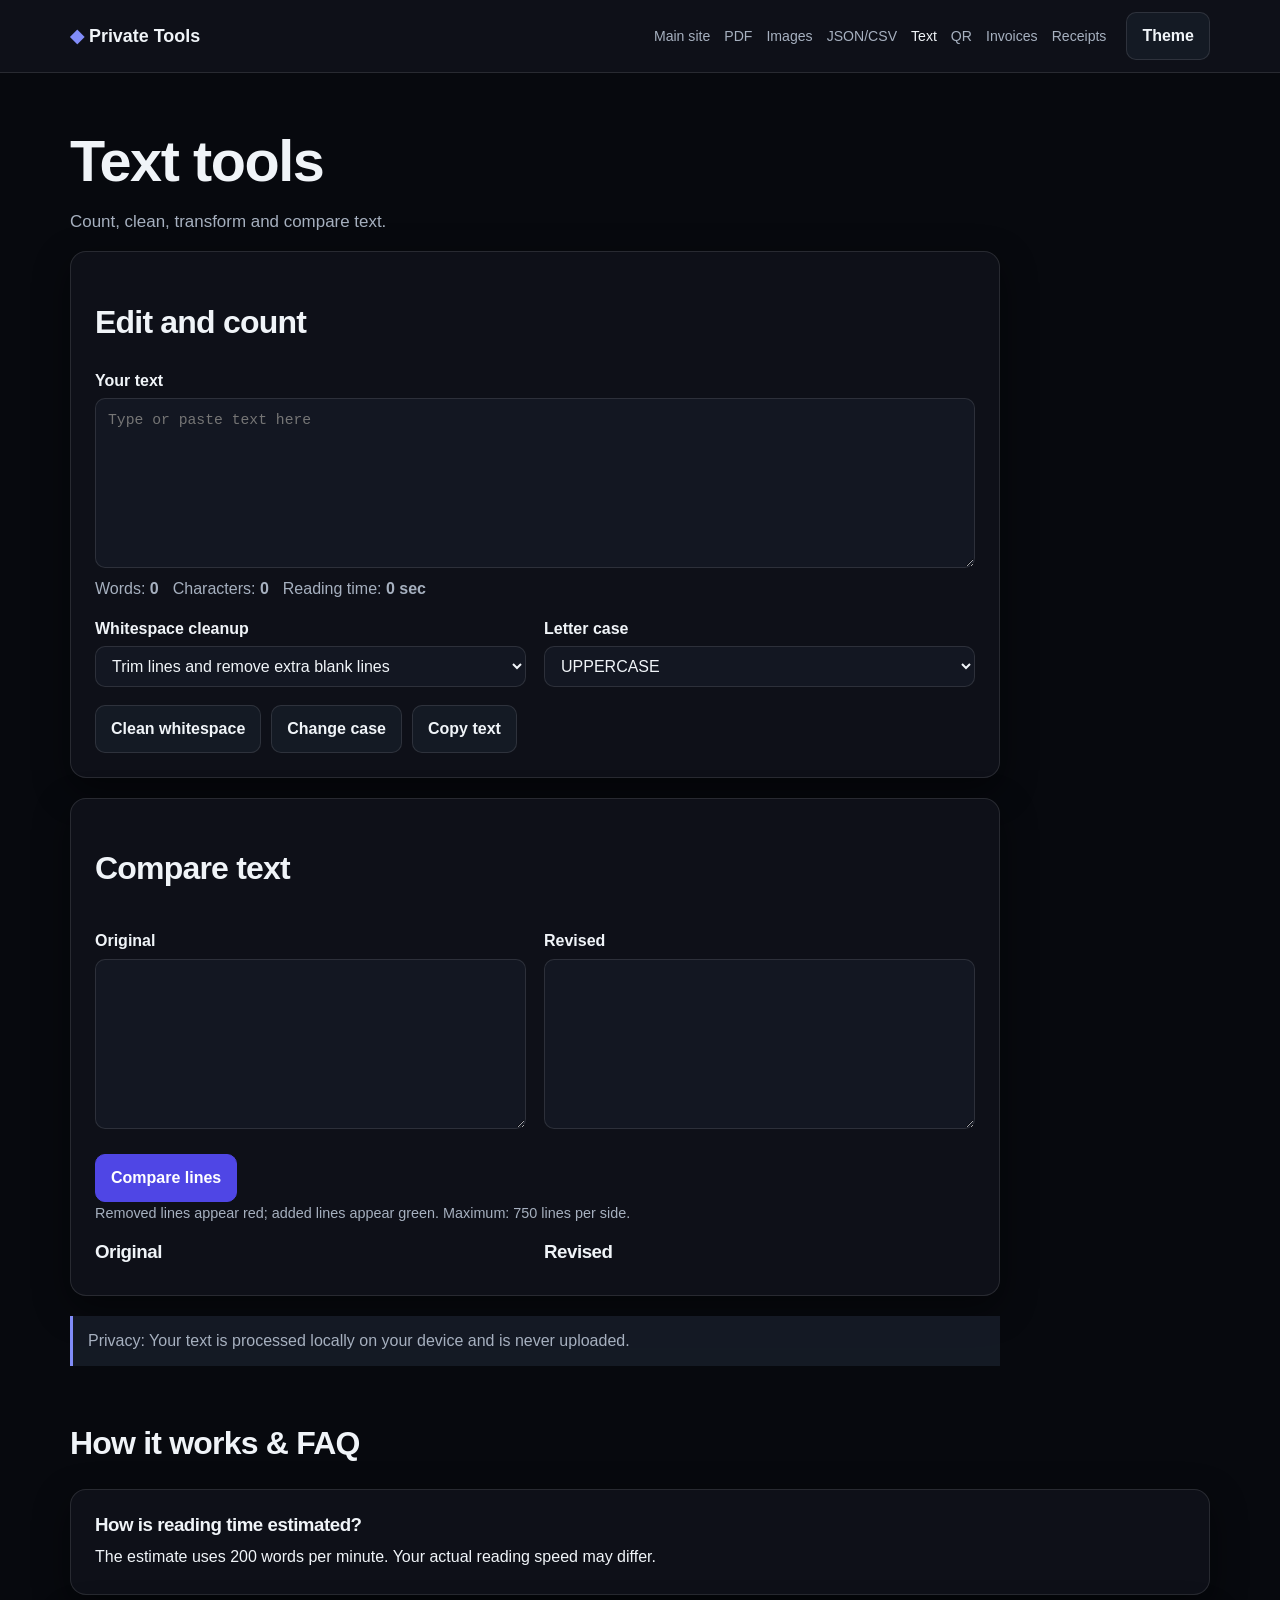
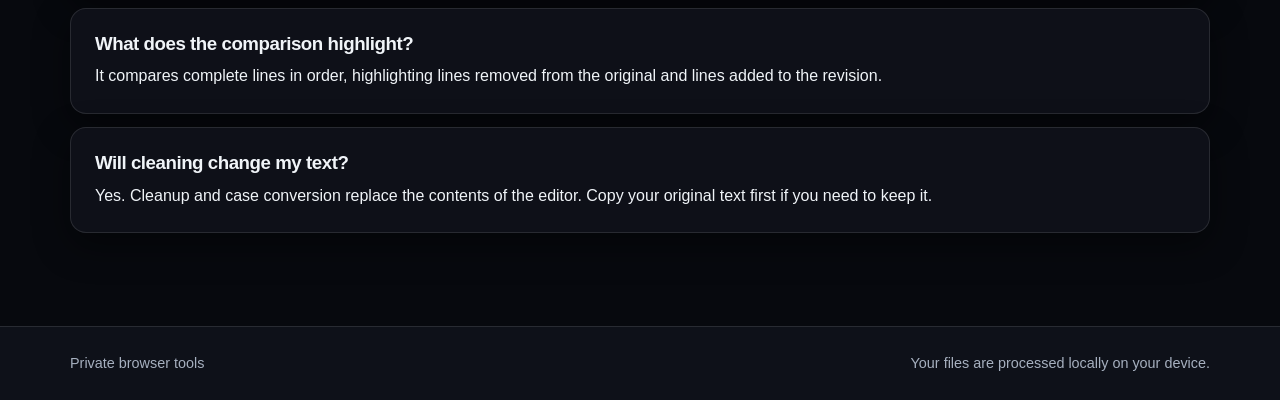
<file: tools/text-tools.html>
<!doctype html>
<html lang="en">
<head>
  <meta charset="utf-8">
  <meta name="viewport" content="width=device-width, initial-scale=1">
  <meta name="color-scheme" content="dark light">
  <title>Word Counter, Text Cleaner, Case Converter & Diff | Christa Vakoli</title>
  <meta name="description" content="Count words and characters, estimate reading time, clean whitespace, change case and compare text side by side.">
  <meta property="og:type" content="website">
  <meta property="og:url" content="https://christavakoli.com/tools/text-tools.html">
  <meta property="og:title" content="Private Text Tools">
  <meta property="og:description" content="Count, clean, transform and compare text locally.">
  <link rel="canonical" href="https://christavakoli.com/tools/text-tools.html">
  <link rel="stylesheet" href="../css/tools.css">
  <script type="application/ld+json">
    {
      "@context": "https://schema.org",
      "@type": "WebApplication",
      "name": "Private Text Tools",
      "url": "https://christavakoli.com/tools/text-tools.html",
      "applicationCategory": "UtilitiesApplication",
      "operatingSystem": "Any modern browser",
      "description": "Word counting, whitespace cleanup, case conversion and line comparison."
    }
  </script>
  <script src="../js/shared.js" defer></script>
  <script src="../js/text-tools.js" defer></script>
</head>
<body class="utility-site" data-home="./">
  <div id="tools-header"></div>

  <main class="wrap main-content">
    <h1>Text tools</h1>
    <p class="page-intro">Count, clean, transform and compare text.</p>

    <!-- AD_SLOT_TOP: Paste an optional ad snippet inside this empty container. -->
    <div class="ad-slot" aria-label="Advertisement"></div>

    <div id="error-banner" class="error-banner" role="alert" hidden></div>

    <div class="tool-layout">
      <div class="stack">
        <section class="panel" aria-labelledby="editing-heading">
          <h2 id="editing-heading">Edit and count</h2>

          <label for="text-input">Your text</label>
          <textarea id="text-input"
                    placeholder="Type or paste text here"></textarea>

          <div class="stats" aria-live="polite">
            <span>Words: <strong id="word-count">0</strong></span>
            <span>Characters: <strong id="character-count">0</strong></span>
            <span>Reading time: <strong id="reading-time">0 sec</strong></span>
          </div>

          <div class="cols-2">
            <div>
              <label for="cleanup-mode">Whitespace cleanup</label>
              <select id="cleanup-mode">
                <option value="trim-lines">
                  Trim lines and remove extra blank lines
                </option>
                <option value="collapse-spaces">
                  Collapse spaces; keep line breaks
                </option>
                <option value="single-line">
                  Make one line
                </option>
              </select>
            </div>

            <div>
              <label for="case-mode">Letter case</label>
              <select id="case-mode">
                <option value="upper">UPPERCASE</option>
                <option value="lower">lowercase</option>
                <option value="title">Title Case</option>
                <option value="sentence">Sentence case</option>
              </select>
            </div>
          </div>

          <div class="actions">
            <button id="clean-text" type="button" class="btn">
              Clean whitespace
            </button>
            <button id="change-case" type="button" class="btn">
              Change case
            </button>
            <button id="copy-text" type="button" class="btn">
              Copy text
            </button>
          </div>
        </section>

        <section class="panel" aria-labelledby="compare-heading">
          <h2 id="compare-heading">Compare text</h2>

          <div class="cols-2">
            <div>
              <label for="original-text">Original</label>
              <textarea id="original-text"></textarea>
            </div>

            <div>
              <label for="revised-text">Revised</label>
              <textarea id="revised-text"></textarea>
            </div>
          </div>

          <div class="actions">
            <button id="compare-text" type="button" class="btn primary">
              Compare lines
            </button>
          </div>

          <p class="hint">
            Removed lines appear red; added lines appear green.
            Maximum: 750 lines per side.
          </p>

          <div class="cols-2">
            <div>
              <h3>Original</h3>
              <div id="original-result" class="diff-output"
                   aria-label="Highlighted original text"></div>
            </div>

            <div>
              <h3>Revised</h3>
              <div id="revised-result" class="diff-output"
                   aria-label="Highlighted revised text"></div>
            </div>
          </div>
        </section>

        <p class="privacy-notice">
          Privacy: Your text is processed locally on your device and is never uploaded.
        </p>
      </div>

      <aside>
        <!-- AD_SLOT_SIDEBAR: Paste an optional ad snippet inside this empty container. -->
        <div class="ad-slot" aria-label="Advertisement"></div>
      </aside>
    </div>

    <section class="faq" aria-labelledby="faq-heading">
      <h2 id="faq-heading">How it works & FAQ</h2>

      <div class="panel">
        <h3>How is reading time estimated?</h3>
        <p>The estimate uses 200 words per minute. Your actual reading speed may differ.</p>
      </div>

      <div class="panel">
        <h3>What does the comparison highlight?</h3>
        <p>It compares complete lines in order, highlighting lines removed from the original and lines added to the revision.</p>
      </div>

      <div class="panel">
        <h3>Will cleaning change my text?</h3>
        <p>Yes. Cleanup and case conversion replace the contents of the editor. Copy your original text first if you need to keep it.</p>
      </div>
    </section>
  </main>

  <div id="tools-footer"></div>
</body>
</html>
</file>
<file: style.css>
:root {
  --bg: transparent;
  --surface: rgba(15, 18, 26, 0.88);
  --surface-2: rgba(22, 27, 38, 0.88);
  --text: #f0f4f8;
  --muted: #8895a7;
  --border: rgba(255, 255, 255, 0.08);
  --shadow: 0 12px 36px rgba(0, 0, 0, 0.45);
  --radius: 16px;
  --max-width: 1140px;
  --accent: #4f46e5;
}

* {
  box-sizing: border-box;
}

html {
  scroll-behavior: smooth;
}

body {
  margin: 0;
  font-family: -apple-system, BlinkMacSystemFont, "Segoe UI", Roboto, Helvetica, Arial, sans-serif;
  line-height: 1.6;
  background: #07090e;
  color: var(--text);
  min-height: 100vh;
  display: flex;
  flex-direction: column;
}

/* Fixed Global Canvas Background */
#mazeCanvas {
  position: fixed;
  top: 0;
  left: 0;
  width: 100vw;
  height: 100vh;
  z-index: 0;
  background: #07090e;
  pointer-events: none;
}

a {
  color: inherit;
  text-decoration: none;
}

img {
  max-width: 100%;
  display: block;
}

.container {
  width: min(92%, var(--max-width));
  margin: 0 auto;
  position: relative;
  z-index: 10;
}

/* Unified Header & Nav */
.site-header {
  position: sticky;
  top: 0;
  z-index: 100;
  background: rgba(7, 9, 14, 0.85);
  backdrop-filter: blur(14px);
  -webkit-backdrop-filter: blur(14px);
  border-bottom: 1px solid var(--border);
}

.nav {
  display: flex;
  justify-content: space-between;
  align-items: center;
  padding: 16px 0;
}

.logo-image-link {
  display: inline-flex;
  align-items: center;
}

.site-logo-image {
  width: 40px;
  height: 40px;
  object-fit: cover;
  border-radius: 8px;
  border: 1px solid rgba(255, 255, 255, 0.12);
  background: rgba(0, 0, 0, 0.4);
  transition: transform 0.2s ease, border-color 0.2s ease;
}

.site-logo-image:hover {
  transform: scale(1.04);
  border-color: rgba(255, 255, 255, 0.3);
}

.nav-links {
  display: flex;
  gap: 24px;
}

.nav-links a {
  font-weight: 500;
  font-size: 0.95rem;
  color: var(--muted);
  transition: color 0.2s ease;
}

.nav-links a:hover,
.nav-links a.active {
  color: #ffffff;
}

/* Core Sections */
.section {
  padding: 40px 0 80px;
  flex: 1;
  position: relative;
  z-index: 10;
}

.section-title {
  font-size: clamp(2.2rem, 4vw, 3rem);
  font-weight: 700;
  margin: 0 0 8px 0;
  letter-spacing: -0.03em;
  color: #ffffff;
}

.section-subtitle {
  color: var(--muted);
  margin-top: 0;
  margin-bottom: 28px;
  font-size: 1.05rem;
}

/* Grids & Cards */
.grid {
  display: grid;
  gap: 24px;
}

.grid-2 {
  grid-template-columns: repeat(2, minmax(0, 1fr));
}

.grid-3 {
  grid-template-columns: repeat(3, minmax(0, 1fr));
}

.card {
  background: var(--surface);
  backdrop-filter: blur(10px);
  border: 1px solid var(--border);
  border-radius: var(--radius);
  padding: 24px;
  box-shadow: var(--shadow);
}

.card-tight {
  padding: 20px;
}

.card h3 {
  margin-top: 0;
  margin-bottom: 8px;
  font-size: 1.25rem;
  font-weight: 600;
  color: #ffffff;
}

/* Home Page Specific Locking & Centering */
.home-locked {
  height: 100vh;
  overflow: hidden;
}

.home-main {
  position: relative;
  z-index: 10;
  flex: 1;
  display: flex;
  align-items: center;
  justify-content: center;
  height: calc(100vh - 130px);
}

.hero-center {
  display: flex;
  flex-direction: column;
  align-items: center;
  text-align: center;
}

.hero-center h1 {
  margin: 0;
  font-size: clamp(3.5rem, 8vw, 6.5rem);
  line-height: 0.95;
  letter-spacing: -0.05em;
  color: #ffffff;
  text-shadow: 0 4px 20px rgba(0, 0, 0, 0.9);
}

.hero-center p {
  margin-top: 18px;
  font-size: 1rem;
  letter-spacing: 0.25em;
  text-transform: uppercase;
  color: var(--muted);
  text-shadow: 0 2px 10px rgba(0, 0, 0, 0.9);
}

.home-footer {
  position: relative;
  z-index: 10;
  text-align: center;
  padding: 10px 0;
  border-top: none;
  background: transparent;
}

/* Market Page Modern Styling */
.market-stack {
  display: flex;
  flex-direction: column;
  gap: 28px;
}

.card-header {
  display: flex;
  justify-content: space-between;
  align-items: center;
  margin-bottom: 16px;
}

.badge {
  background: rgba(79, 70, 229, 0.3);
  color: #818cf8;
  border: 1px solid rgba(129, 140, 248, 0.4);
  padding: 4px 10px;
  border-radius: 99px;
  font-size: 0.75rem;
  font-weight: 600;
  text-transform: uppercase;
  letter-spacing: 0.05em;
}

.widget-card {
  padding: 24px;
}

.widget-frame {
  border: 1px solid var(--border);
  border-radius: 12px;
  overflow: hidden;
  background: rgba(19, 23, 34, 0.9);
  min-height: 550px;
}

.market-item {
  display: flex;
  justify-content: space-between;
  align-items: center;
  padding: 14px 0;
  border-bottom: 1px solid var(--border);
}

.market-item:last-child {
  border-bottom: none;
}

.asset-name {
  font-weight: 600;
  color: #ffffff;
}

.asset-meta {
  color: var(--muted);
  font-size: 0.85rem;
}

.price {
  font-weight: 700;
  font-size: 1.05rem;
  color: #ffffff;
}

.highlighted-price {
  font-size: 1.3rem;
  color: #60a5fa;
}

/* For Sale Card Adjustments */
.sale-card {
  overflow: hidden;
  padding: 0;
}

.sale-card img {
  width: 100%;
  height: 220px;
  object-fit: cover;
}

.sale-content {
  padding: 20px;
}

.sale-content p {
  margin: 8px 0;
  color: var(--muted);
}

/* Blog Items */
.blog-preview {
  display: flex;
  flex-direction: column;
  gap: 8px;
}

.meta {
  color: var(--muted);
  font-size: 0.85rem;
}

/* Footer */
.site-footer {
  position: relative;
  z-index: 10;
  padding: 30px 0;
  font-size: 0.9rem;
  color: var(--muted);
  border-top: 1px solid var(--border);
  background: rgba(7, 9, 14, 0.85);
  backdrop-filter: blur(10px);
}

/* Mobile Responsive */
@media (max-width: 850px) {
  .grid-2, .grid-3 {
    grid-template-columns: 1fr;
  }

  .nav {
    flex-direction: row;
    justify-content: space-between;
  }

  .widget-frame {
    min-height: 450px;
  }
}
</file>
<file: css/tools.css>
/*
 * Styles for /tools/ only.
 * Every selector is scoped to .utility-site so the repository's existing
 * root-level style.css and its pages remain unchanged.
 */

.utility-site {
  --bg: #07090e;
  --surface: rgba(15, 18, 26, 0.94);
  --surface-2: rgba(22, 27, 38, 0.94);
  --text: #f0f4f8;
  --muted: #a6b0bf;
  --border: rgba(255, 255, 255, 0.11);
  --shadow: 0 12px 36px rgba(0, 0, 0, 0.45);
  --radius: 16px;
  --accent: #818cf8;
  --field: #131722;
  --error: #ffb8b8;

  box-sizing: border-box;
  display: flex;
  flex-direction: column;
  min-height: 100vh;
  margin: 0;
  background: var(--bg);
  color: var(--text);
  font: 16px/1.6 -apple-system, BlinkMacSystemFont, "Segoe UI",
       Roboto, Helvetica, Arial, sans-serif;
}

.utility-site[data-theme="light"] {
  --bg: #f4f6fc;
  --surface: #ffffff;
  --surface-2: #edf0f9;
  --text: #192135;
  --muted: #526078;
  --border: rgba(25, 33, 53, 0.18);
  --shadow: 0 12px 32px rgba(25, 33, 53, 0.09);
  --accent: #4338ca;
  --field: #ffffff;
  --error: #9b1c1c;
}

.utility-site *,
.utility-site *::before,
.utility-site *::after {
  box-sizing: border-box;
}

.utility-site [hidden] {
  display: none !important;
}

.utility-site a {
  color: inherit;
  text-decoration: none;
}

.utility-site button,
.utility-site input,
.utility-site select,
.utility-site textarea {
  font: inherit;
}

.utility-site button {
  cursor: pointer;
}

.utility-site button:disabled {
  cursor: not-allowed;
  opacity: 0.55;
}

.utility-site :focus-visible {
  outline: 2px solid var(--accent);
  outline-offset: 3px;
}

.utility-site .wrap {
  width: min(92%, 1140px);
  margin-inline: auto;
}

.utility-site .main-content {
  flex: 1;
  padding-block: 42px 80px;
}

.utility-site .site-header {
  position: sticky;
  top: 0;
  z-index: 20;
  border-bottom: 1px solid var(--border);
  background: var(--surface);
  backdrop-filter: blur(14px);
  -webkit-backdrop-filter: blur(14px);
}

.utility-site .site-nav {
  display: flex;
  align-items: center;
  gap: 20px;
  min-height: 72px;
}

.utility-site .brand {
  font-size: 1.12rem;
  font-weight: 750;
  white-space: nowrap;
}

.utility-site .brand-mark {
  color: var(--accent);
}

.utility-site .nav-links {
  display: flex;
  flex-wrap: wrap;
  gap: 14px;
  margin-left: auto;
}

.utility-site .nav-links a {
  color: var(--muted);
  font-size: 0.88rem;
}

.utility-site .nav-links a:hover,
.utility-site .nav-links a[aria-current="page"] {
  color: var(--text);
}

.utility-site .site-footer {
  padding: 25px 0;
  border-top: 1px solid var(--border);
  background: var(--surface);
  color: var(--muted);
  font-size: 0.9rem;
}

.utility-site .footer-inner {
  display: flex;
  flex-wrap: wrap;
  justify-content: space-between;
  gap: 12px;
}

.utility-site h1,
.utility-site h2,
.utility-site h3 {
  line-height: 1.2;
  letter-spacing: -0.025em;
}

.utility-site h1 {
  margin: 12px 0;
  font-size: clamp(2.2rem, 5vw, 3.6rem);
}

.utility-site h2 {
  font-size: clamp(1.5rem, 3vw, 2rem);
}

.utility-site h3 {
  margin: 0 0 8px;
}

.utility-site p {
  margin: 0 0 16px;
}

.utility-site .subtle,
.utility-site .hint {
  color: var(--muted);
}

.utility-site .hint {
  font-size: 0.9rem;
}

.utility-site .hero {
  max-width: 850px;
  margin-bottom: 36px;
}

.utility-site .hero > p,
.utility-site .page-intro {
  color: var(--muted);
  font-size: 1.06rem;
}

.utility-site .trust-badge {
  display: inline-block;
  padding: 6px 12px;
  border: 1px solid var(--accent);
  border-radius: 999px;
  background: var(--surface-2);
  color: var(--accent);
  font-size: 0.8rem;
  font-weight: 700;
}

.utility-site .panel {
  min-width: 0;
  padding: 24px;
  border: 1px solid var(--border);
  border-radius: var(--radius);
  background: var(--surface);
  box-shadow: var(--shadow);
}

.utility-site .tool-grid {
  display: grid;
  grid-template-columns: repeat(3, minmax(0, 1fr));
  gap: 20px;
}

.utility-site .tool-card {
  transition: transform 0.18s, border-color 0.18s;
}

.utility-site .tool-card:hover {
  transform: translateY(-3px);
  border-color: var(--accent);
}

.utility-site .tool-card p {
  margin-bottom: 0;
  color: var(--muted);
}

.utility-site .card-icon {
  display: inline-block;
  margin-bottom: 12px;
  color: var(--accent);
  font-size: 1.6rem;
  font-weight: 700;
}

.utility-site label {
  display: block;
  margin: 14px 0 5px;
  font-weight: 650;
}

.utility-site input:not([type="file"]):not([type="color"]):not([type="range"]):not([type="checkbox"]),
.utility-site select,
.utility-site textarea {
  width: 100%;
  min-width: 0;
  padding: 10px 12px;
  border: 1px solid var(--border);
  border-radius: 10px;
  background: var(--field);
  color: var(--text);
}

.utility-site input[type="file"] {
  max-width: 100%;
}

.utility-site input[type="range"] {
  width: 100%;
  accent-color: var(--accent);
}

.utility-site input[type="color"] {
  width: 54px;
  height: 40px;
  padding: 2px;
  border: 1px solid var(--border);
  border-radius: 8px;
  background: var(--field);
}

.utility-site textarea {
  min-height: 170px;
  resize: vertical;
  font-family: ui-monospace, SFMono-Regular, Consolas, monospace;
  font-size: 0.92rem;
}

.utility-site .btn {
  display: inline-flex;
  align-items: center;
  justify-content: center;
  padding: 10px 15px;
  border: 1px solid var(--border);
  border-radius: 10px;
  background: var(--surface-2);
  color: var(--text);
  font-weight: 650;
}

.utility-site .btn:hover:not(:disabled) {
  border-color: var(--accent);
}

.utility-site .btn.primary {
  border-color: #4f46e5;
  background: #4f46e5;
  color: #ffffff;
}

.utility-site .actions {
  display: flex;
  flex-wrap: wrap;
  gap: 10px;
  margin-top: 18px;
}

.utility-site .cols-2 {
  display: grid;
  grid-template-columns: repeat(2, minmax(0, 1fr));
  gap: 18px;
}

.utility-site .cols-3 {
  display: grid;
  grid-template-columns: repeat(3, minmax(0, 1fr));
  gap: 18px;
}

.utility-site .tool-layout {
  display: grid;
  grid-template-columns: minmax(0, 1fr) 190px;
  align-items: start;
  gap: 20px;
}

.utility-site .stack {
  display: grid;
  gap: 20px;
  min-width: 0;
}

.utility-site .dropzone {
  padding: 25px;
  border: 2px dashed var(--border);
  border-radius: 12px;
  background: var(--surface-2);
  text-align: center;
}

.utility-site .dropzone.drag-over {
  border-color: var(--accent);
}

.utility-site .dropzone label {
  margin-top: 0;
}

.utility-site .privacy-notice {
  padding: 12px 15px;
  border-left: 3px solid var(--accent);
  background: var(--surface-2);
  color: var(--muted);
}

.utility-site .error-banner {
  margin: 0 0 18px;
  padding: 12px 14px;
  border: 1px solid var(--error);
  border-radius: 10px;
  background: var(--surface-2);
  color: var(--error);
}

.utility-site .item-list {
  margin: 15px 0 0;
  padding: 0;
  list-style: none;
}

.utility-site .item-list li {
  padding: 12px 0;
  border-bottom: 1px solid var(--border);
}

.utility-site .item-list li:last-child {
  border-bottom: 0;
}

.utility-site .item-row {
  display: flex;
  flex-wrap: wrap;
  align-items: center;
  justify-content: space-between;
  gap: 12px;
}

.utility-site .item-row strong {
  overflow-wrap: anywhere;
}

.utility-site .item-row .actions {
  margin: 0;
}

.utility-site .item-row .btn {
  padding: 5px 9px;
}

.utility-site .ad-slot:empty {
  display: none;
}

.utility-site .ad-slot:not(:empty) {
  margin: 20px 0;
}

.utility-site .faq {
  margin-top: 42px;
}

.utility-site .faq .panel {
  margin-bottom: 13px;
}

.utility-site .faq .panel p:last-child {
  margin-bottom: 0;
}

.utility-site .table-scroll {
  max-height: 390px;
  overflow: auto;
}

.utility-site table {
  width: 100%;
  border-collapse: collapse;
}

.utility-site th,
.utility-site td {
  padding: 8px 11px;
  border: 1px solid var(--border);
  text-align: left;
  overflow-wrap: anywhere;
}

.utility-site .stats {
  display: flex;
  flex-wrap: wrap;
  gap: 14px;
  color: var(--muted);
}

.utility-site .diff-output {
  max-height: 370px;
  overflow: auto;
  white-space: pre-wrap;
  overflow-wrap: anywhere;
  font: 0.88rem/1.5 ui-monospace, monospace;
}

.utility-site .diff-line {
  display: block;
  padding: 2px 6px;
}

.utility-site .diff-added {
  background: rgba(42, 160, 95, 0.25);
}

.utility-site .diff-removed {
  background: rgba(200, 72, 72, 0.25);
}

.utility-site .qr-preview {
  display: grid;
  place-items: center;
  min-height: 310px;
  overflow: auto;
  border-radius: 12px;
  background: var(--surface-2);
}

.utility-site .qr-preview canvas {
  max-width: 100%;
  height: auto;
}

.utility-site .toast {
  position: fixed;
  right: 20px;
  bottom: 20px;
  z-index: 50;
  padding: 11px 16px;
  border: 1px solid var(--accent);
  border-radius: 10px;
  background: var(--surface-2);
  box-shadow: var(--shadow);
}

@media (max-width: 850px) {
  .utility-site .tool-grid,
  .utility-site .cols-3 {
    grid-template-columns: repeat(2, minmax(0, 1fr));
  }

  .utility-site .tool-layout {
    grid-template-columns: 1fr;
  }
}

@media (max-width: 620px) {
  .utility-site .site-nav {
    align-items: flex-start;
    flex-wrap: wrap;
    padding: 12px 0;
  }

  .utility-site .nav-links {
    order: 3;
    width: 100%;
    margin: 0;
  }

  .utility-site .tool-grid,
  .utility-site .cols-2,
  .utility-site .cols-3 {
    grid-template-columns: 1fr;
  }

  .utility-site .panel {
    padding: 18px;
  }
}
/*
 * Invoice and receipt tools.
 * Scoped to the new .document-page pages; existing site CSS is untouched.
 */

.utility-site.document-page .document-workspace {
  display: grid;
  grid-template-columns: minmax(0, 430px) minmax(0, 1fr);
  align-items: start;
  gap: 24px;
}

.utility-site.document-page .document-editor {
  display: grid;
  gap: 18px;
  min-width: 0;
}

.utility-site.document-page .document-preview-column {
  min-width: 0;
}

.utility-site.document-page .document-preview-column > h2 {
  margin-top: 0;
}

.utility-site.document-page .editable-item {
  padding: 14px 0;
  border-bottom: 1px solid var(--border);
}

.utility-site.document-page .editable-item:last-child {
  border-bottom: 0;
}

.utility-site.document-page .editable-item > .btn {
  margin-top: 10px;
}

.utility-site.document-page .document-paper {
  background: #ffffff;
  color: #111827;
  border-radius: 8px;
  box-shadow: var(--shadow);
}

.utility-site.document-page .preserve-lines {
  white-space: pre-line;
  overflow-wrap: anywhere;
}

.utility-site.invoice-page .invoice-paper {
  min-height: 740px;
  padding: clamp(22px, 5vw, 48px);
  font: 14px/1.5 Arial, Helvetica, sans-serif;
}

.utility-site.invoice-page .invoice-heading {
  display: flex;
  justify-content: space-between;
  gap: 25px;
  padding-bottom: 25px;
  border-bottom: 2px solid #1f2937;
}

.utility-site.invoice-page .invoice-heading h2 {
  margin: 0 0 8px;
  color: #111827;
  font-size: 21px;
}

.utility-site.invoice-page .invoice-logo {
  display: block;
  max-width: 180px;
  max-height: 85px;
  object-fit: contain;
  margin-bottom: 14px;
}

.utility-site.invoice-page .invoice-logo[hidden] {
  display: none;
}

.utility-site.invoice-page .invoice-title-block {
  display: flex;
  flex-direction: column;
  align-items: flex-end;
  text-align: right;
}

.utility-site.invoice-page .invoice-title-block strong {
  font-size: 28px;
  letter-spacing: 0.08em;
}

.utility-site.invoice-page .invoice-parties {
  display: flex;
  justify-content: space-between;
  gap: 25px;
  margin: 28px 0;
}

.utility-site.invoice-page .invoice-parties h3,
.utility-site.invoice-page .invoice-note h3 {
  margin: 0 0 7px;
  color: #4b5563;
  font-size: 11px;
  letter-spacing: 0.07em;
  text-transform: uppercase;
}

.utility-site.invoice-page .invoice-dates {
  min-width: 130px;
}

.utility-site.invoice-page .invoice-dates > div,
.utility-site.invoice-page .invoice-summary > div {
  display: flex;
  justify-content: space-between;
  gap: 20px;
}

.utility-site.invoice-page .invoice-dates span {
  color: #4b5563;
}

.utility-site.invoice-page .invoice-table {
  width: 100%;
  border-collapse: collapse;
}

.utility-site.invoice-page .invoice-table th,
.utility-site.invoice-page .invoice-table td {
  padding: 10px 5px;
  border: 0;
  border-bottom: 1px solid #d1d5db;
  vertical-align: top;
  overflow-wrap: anywhere;
}

.utility-site.invoice-page .invoice-table th {
  background: #f3f4f6;
  color: #111827;
}

.utility-site.invoice-page .invoice-table th:not(:first-child),
.utility-site.invoice-page .invoice-table td:not(:first-child) {
  text-align: right;
  white-space: nowrap;
}

.utility-site.invoice-page .invoice-summary {
  width: min(100%, 280px);
  margin: 28px 0 30px auto;
}

.utility-site.invoice-page .invoice-summary > div {
  margin-bottom: 7px;
}

.utility-site.invoice-page .invoice-summary .invoice-grand-total {
  padding-top: 12px;
  border-top: 2px solid #1f2937;
  font-size: 18px;
}

.utility-site.invoice-page .invoice-note {
  margin-top: 25px;
}

.utility-site.invoice-page .invoice-note p {
  margin: 0;
}

/* The narrow, monospaced layout follows the supplied receipt reference,
   without reproducing its brand name, artwork or transaction details. */
.utility-site.receipt-page .receipt-paper {
  width: min(100%, 80mm);
  min-width: 0;
  margin: 0 auto;
  padding: 8mm 4mm 10mm;
  border-radius: 0;
  font: 12px/1.35 "Courier New", Courier, monospace;
  overflow-wrap: anywhere;
}

.utility-site.receipt-page .receipt-store {
  text-align: center;
}

.utility-site.receipt-page .receipt-store h2 {
  margin: 7px 0;
  color: #111111;
  font: bold 22px/1.1 Arial, Helvetica, sans-serif;
}

.utility-site.receipt-page .receipt-logo {
  max-width: 58mm;
  max-height: 27mm;
  margin: 0 auto 6px;
  object-fit: contain;
}

.utility-site.receipt-page .receipt-logo[hidden] {
  display: none;
}

.utility-site.receipt-page .receipt-intro {
  margin: 25px 0 12px;
}

.utility-site.receipt-page .receipt-divider {
  margin: 14px 0;
  border-top: 1px dashed #333333;
  border-bottom: 1px dashed #333333;
}

.utility-site.receipt-page .receipt-stars {
  padding: 7px 0;
  text-align: center;
  font-weight: bold;
}

.utility-site.receipt-page .receipt-stars::before,
.utility-site.receipt-page .receipt-stars::after {
  content: "********************************";
  display: block;
  overflow: hidden;
  white-space: nowrap;
  letter-spacing: 1px;
}

.utility-site.receipt-page .receipt-transaction {
  margin: 16px 0 20px;
}

.utility-site.receipt-page .receipt-pair {
  display: flex;
  justify-content: space-between;
  gap: 8px;
}

.utility-site.receipt-page .receipt-pair > :last-child {
  text-align: right;
}

.utility-site.receipt-page .receipt-item {
  margin-bottom: 10px;
  break-inside: avoid;
}

.utility-site.receipt-page .receipt-item-main {
  display: flex;
  justify-content: space-between;
  gap: 7px;
}

.utility-site.receipt-page .receipt-item-main > :first-child {
  min-width: 0;
}

.utility-site.receipt-page .receipt-item-main > :last-child {
  flex: none;
}

.utility-site.receipt-page .receipt-item-detail {
  font-size: 11px;
}

.utility-site.receipt-page .receipt-totals {
  margin-top: 17px;
}

.utility-site.receipt-page .receipt-totals .receipt-pair {
  margin: 4px 0;
}

.utility-site.receipt-page .receipt-total {
  padding: 8px 0;
  border-top: 1px solid #555555;
  border-bottom: 1px dashed #555555;
  font-size: 15px;
  font-weight: bold;
}

.utility-site.receipt-page .receipt-payment {
  margin: 12px 0;
  padding-bottom: 10px;
  border-bottom: 1px dashed #555555;
}

.utility-site.receipt-page .receipt-footer {
  text-align: center;
}

.utility-site.receipt-page .receipt-footer p {
  margin: 18px 0;
}

.utility-site.receipt-page .receipt-barcode-block {
  margin-top: 24px;
  font-size: 11px;
}

.utility-site.receipt-page .receipt-barcode-block svg {
  display: block;
  width: 100%;
  max-height: 70px;
  margin: 0 auto 4px;
}

/* Print only the document: not the editor, navigation, ads or FAQ. */
@media print {
  .utility-site.document-page,
  .utility-site.document-page[data-theme="light"] {
    display: block;
    min-height: 0;
    margin: 0;
    background: #ffffff !important;
    color: #111111 !important;
  }

  .utility-site.document-page #tools-header,
  .utility-site.document-page #tools-footer,
  .utility-site.document-page .document-editor,
  .utility-site.document-page .document-preview-column > h2,
  .utility-site.document-page .document-preview-column > .hint,
  .utility-site.document-page main > h1,
  .utility-site.document-page main > .page-intro,
  .utility-site.document-page main > .ad-slot,
  .utility-site.document-page main > .error-banner,
  .utility-site.document-page .faq {
    display: none !important;
  }

  .utility-site.document-page .main-content,
  .utility-site.document-page .document-workspace,
  .utility-site.document-page .document-preview-column {
    display: block;
    width: auto;
    max-width: none;
    margin: 0;
    padding: 0;
  }

  .utility-site.document-page .document-paper {
    box-shadow: none;
    color: #111111;
  }

  .utility-site.invoice-page .invoice-paper {
    width: 100%;
    min-height: 0;
    padding: 0;
  }

  .utility-site.receipt-page .receipt-paper {
    width: 72mm;
    max-width: 72mm;
    padding: 4mm 1mm;
    margin: 0 auto;
  }
}

@media (max-width: 1050px) {
  .utility-site.document-page .document-workspace {
    grid-template-columns: 1fr;
  }
}

@media (max-width: 620px) {
  .utility-site.invoice-page .invoice-heading,
  .utility-site.invoice-page .invoice-parties {
    flex-direction: column;
  }

  .utility-site.invoice-page .invoice-title-block {
    align-items: flex-start;
    text-align: left;
  }

  .utility-site.invoice-page .invoice-paper {
    padding: 18px;
    font-size: 12px;
  }

  .utility-site.invoice-page .invoice-table th,
  .utility-site.invoice-page .invoice-table td {
    padding: 6px 2px;
  }
}
</file>
